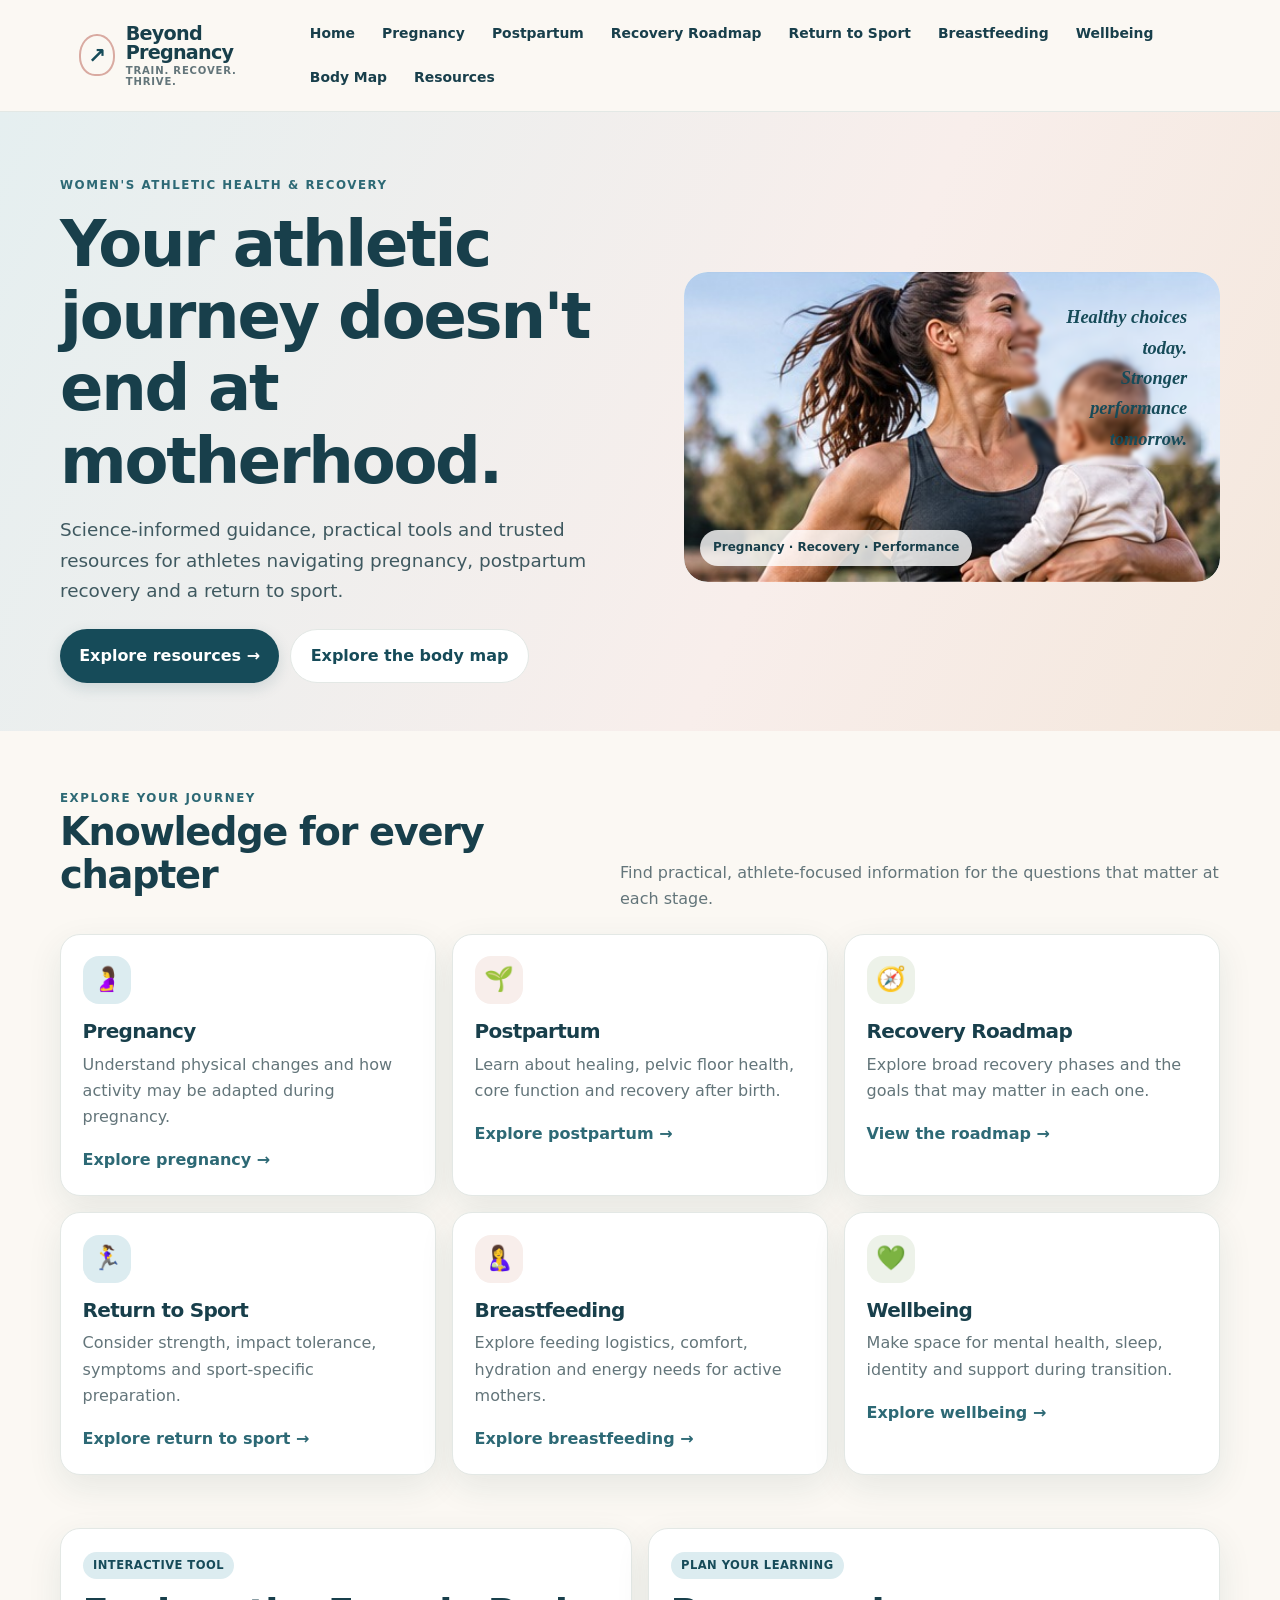
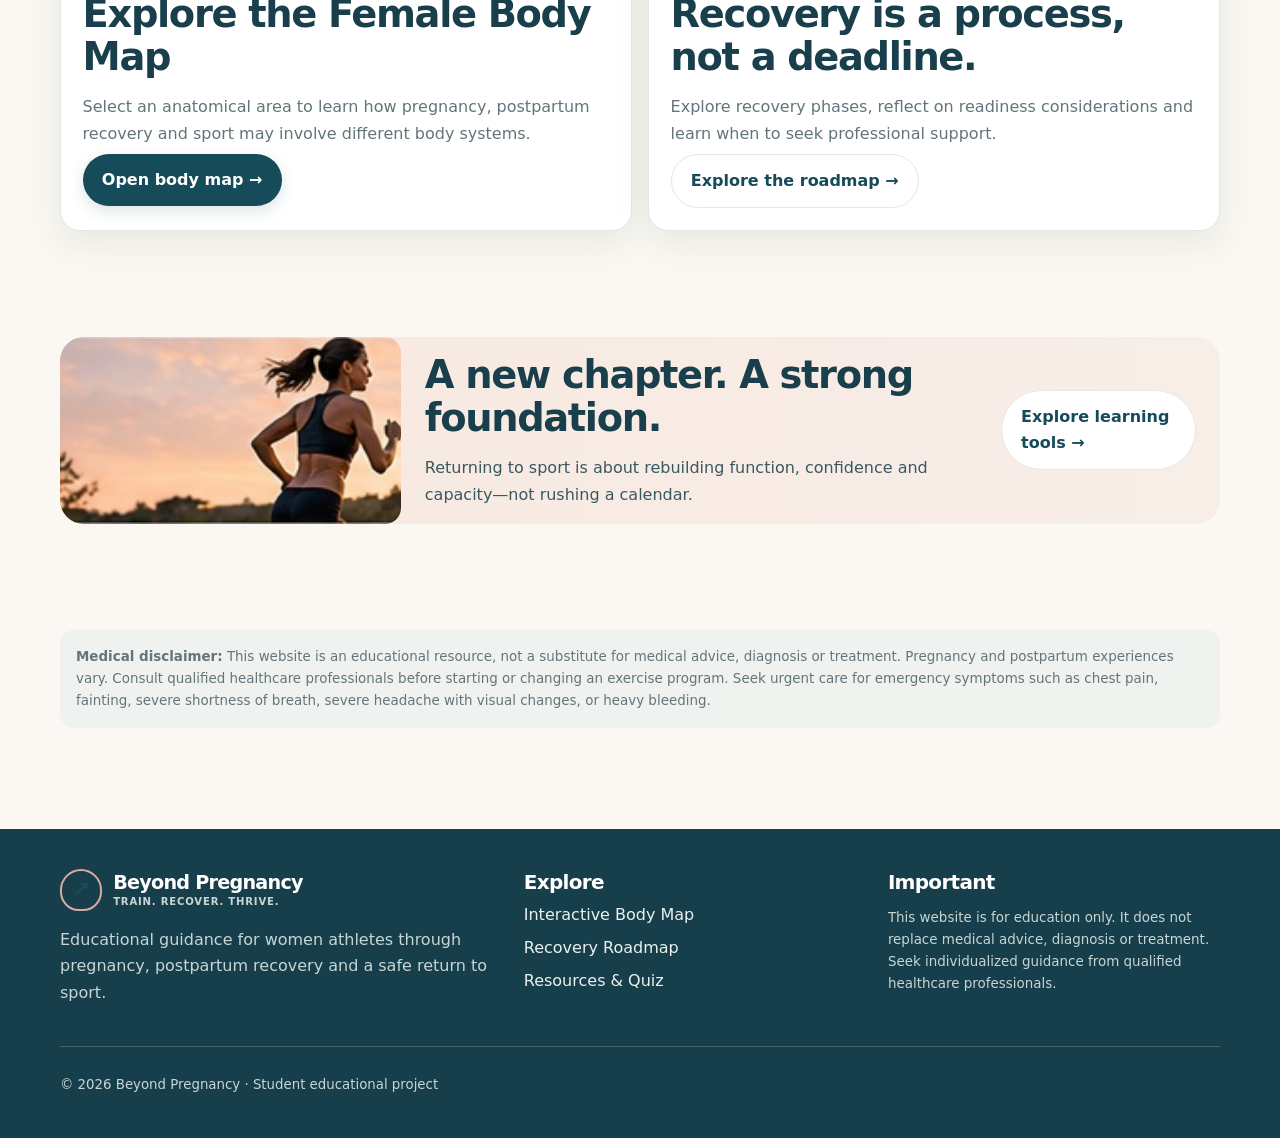
<file: index.html>
<!doctype html>
<html lang="en"><head><meta charset="utf-8"><meta name="viewport" content="width=device-width, initial-scale=1">
<meta name="description" content="Evidence-informed educational guidance for women athletes navigating pregnancy, postpartum recovery and a return to sport.">
<title>Home | Beyond Pregnancy</title><link rel="stylesheet" href="css/style.css">
<script defer src="js/main.js"></script></head>
<body><a class="skip-link" href="#main">Skip to content</a>
<header class="site-header"><div class="header-inner"><a class="brand" href="index.html"><span class="brand-mark">↗</span><span>Beyond Pregnancy<small>TRAIN. RECOVER. THRIVE.</small></span></a>
<button class="menu-toggle" aria-expanded="false" aria-label="Toggle navigation">☰</button><nav class="nav" aria-label="Main navigation">
<a href="index.html">Home</a><a href="pages/pregnancy.html">Pregnancy</a><a href="pages/postpartum.html">Postpartum</a><a href="pages/recovery-roadmap.html">Recovery Roadmap</a><a href="pages/return-to-sport.html">Return to Sport</a><a href="pages/breastfeeding.html">Breastfeeding</a><a href="pages/wellbeing.html">Wellbeing</a><a href="pages/body-map.html">Body Map</a><a href="pages/resources.html">Resources</a>
</nav></div></header>

<main id="main">
<section class="hero"><div class="container hero-grid"><div><span class="eyebrow">Women's athletic health & recovery</span><h1>Your athletic journey doesn't end at motherhood.</h1><p class="lead">Science-informed guidance, practical tools and trusted resources for athletes navigating pregnancy, postpartum recovery and a return to sport.</p><div class="button-row"><a class="button" href="pages/resources.html">Explore resources →</a><a class="button secondary" href="pages/body-map.html">Explore the body map</a></div></div><div class="hero-art"><img src="images/hero/mother-athlete-baby.jpg" alt="Athletic mother holding her baby at an outdoor running track"><div class="hero-quote">Healthy choices today.<br>Stronger performance tomorrow.</div><div class="hero-caption">Pregnancy · Recovery · Performance</div></div></div></section>
<section class="section"><div class="container"><div class="section-head"><div><span class="eyebrow">Explore your journey</span><h2>Knowledge for every chapter</h2></div><p>Find practical, athlete-focused information for the questions that matter at each stage.</p></div>
<div class="grid grid-3">
<article class="card"><div class="card-icon">🤰</div><h3>Pregnancy</h3><p>Understand physical changes and how activity may be adapted during pregnancy.</p><a class="card-link" href="pages/pregnancy.html">Explore pregnancy →</a></article>
<article class="card"><div class="card-icon">🌱</div><h3>Postpartum</h3><p>Learn about healing, pelvic floor health, core function and recovery after birth.</p><a class="card-link" href="pages/postpartum.html">Explore postpartum →</a></article>
<article class="card"><div class="card-icon">🧭</div><h3>Recovery Roadmap</h3><p>Explore broad recovery phases and the goals that may matter in each one.</p><a class="card-link" href="pages/recovery-roadmap.html">View the roadmap →</a></article>
<article class="card"><div class="card-icon">🏃‍♀️</div><h3>Return to Sport</h3><p>Consider strength, impact tolerance, symptoms and sport-specific preparation.</p><a class="card-link" href="pages/return-to-sport.html">Explore return to sport →</a></article>
<article class="card"><div class="card-icon">🤱</div><h3>Breastfeeding</h3><p>Explore feeding logistics, comfort, hydration and energy needs for active mothers.</p><a class="card-link" href="pages/breastfeeding.html">Explore breastfeeding →</a></article>
<article class="card"><div class="card-icon">💚</div><h3>Wellbeing</h3><p>Make space for mental health, sleep, identity and support during transition.</p><a class="card-link" href="pages/wellbeing.html">Explore wellbeing →</a></article>
</div></div></section>
<section class="section" style="padding-top:0"><div class="container grid grid-2">
<article class="card"><span class="pill">Interactive tool</span><h2 style="margin-top:.8rem">Explore the Female Body Map</h2><p>Select an anatomical area to learn how pregnancy, postpartum recovery and sport may involve different body systems.</p><a class="button" href="pages/body-map.html">Open body map →</a></article>
<article class="card"><span class="pill">Plan your learning</span><h2 style="margin-top:.8rem">Recovery is a process, not a deadline.</h2><p>Explore recovery phases, reflect on readiness considerations and learn when to seek professional support.</p><a class="button secondary" href="pages/recovery-roadmap.html">Explore the roadmap →</a></article>
</div></section>
<section class="section"><div class="container callout"><img class="callout-image" src="images/hero/runner-sunset.jpg" alt="Athlete running outdoors at sunset"><div><h2>A new chapter. A strong foundation.</h2><p>Returning to sport is about rebuilding function, confidence and capacity—not rushing a calendar.</p></div><a class="button secondary" href="pages/resources.html">Explore learning tools →</a></div></section>
<section class="section"><div class="container disclaimer"><strong>Medical disclaimer:</strong> This website is an educational resource, not a substitute for medical advice, diagnosis or treatment. Pregnancy and postpartum experiences vary. Consult qualified healthcare professionals before starting or changing an exercise program. Seek urgent care for emergency symptoms such as chest pain, fainting, severe shortness of breath, severe headache with visual changes, or heavy bleeding.</div></section>
</main>
<footer class="site-footer"><div class="container footer-grid"><div><a class="brand" style="color:white" href="index.html"><span class="brand-mark">↗</span><span>Beyond Pregnancy<small>TRAIN. RECOVER. THRIVE.</small></span></a><p>Educational guidance for women athletes through pregnancy, postpartum recovery and a safe return to sport.</p></div><div><h3 style="color:white">Explore</h3><div class="footer-links"><a href="pages/body-map.html">Interactive Body Map</a><a href="pages/recovery-roadmap.html">Recovery Roadmap</a><a href="pages/resources.html">Resources & Quiz</a></div></div><div><h3 style="color:white">Important</h3><p class="small">This website is for education only. It does not replace medical advice, diagnosis or treatment. Seek individualized guidance from qualified healthcare professionals.</p></div></div><div class="container"><hr style="border-color:#49636a"><small>© <span data-year></span> Beyond Pregnancy · Student educational project</small></div></footer></body></html>
</file>
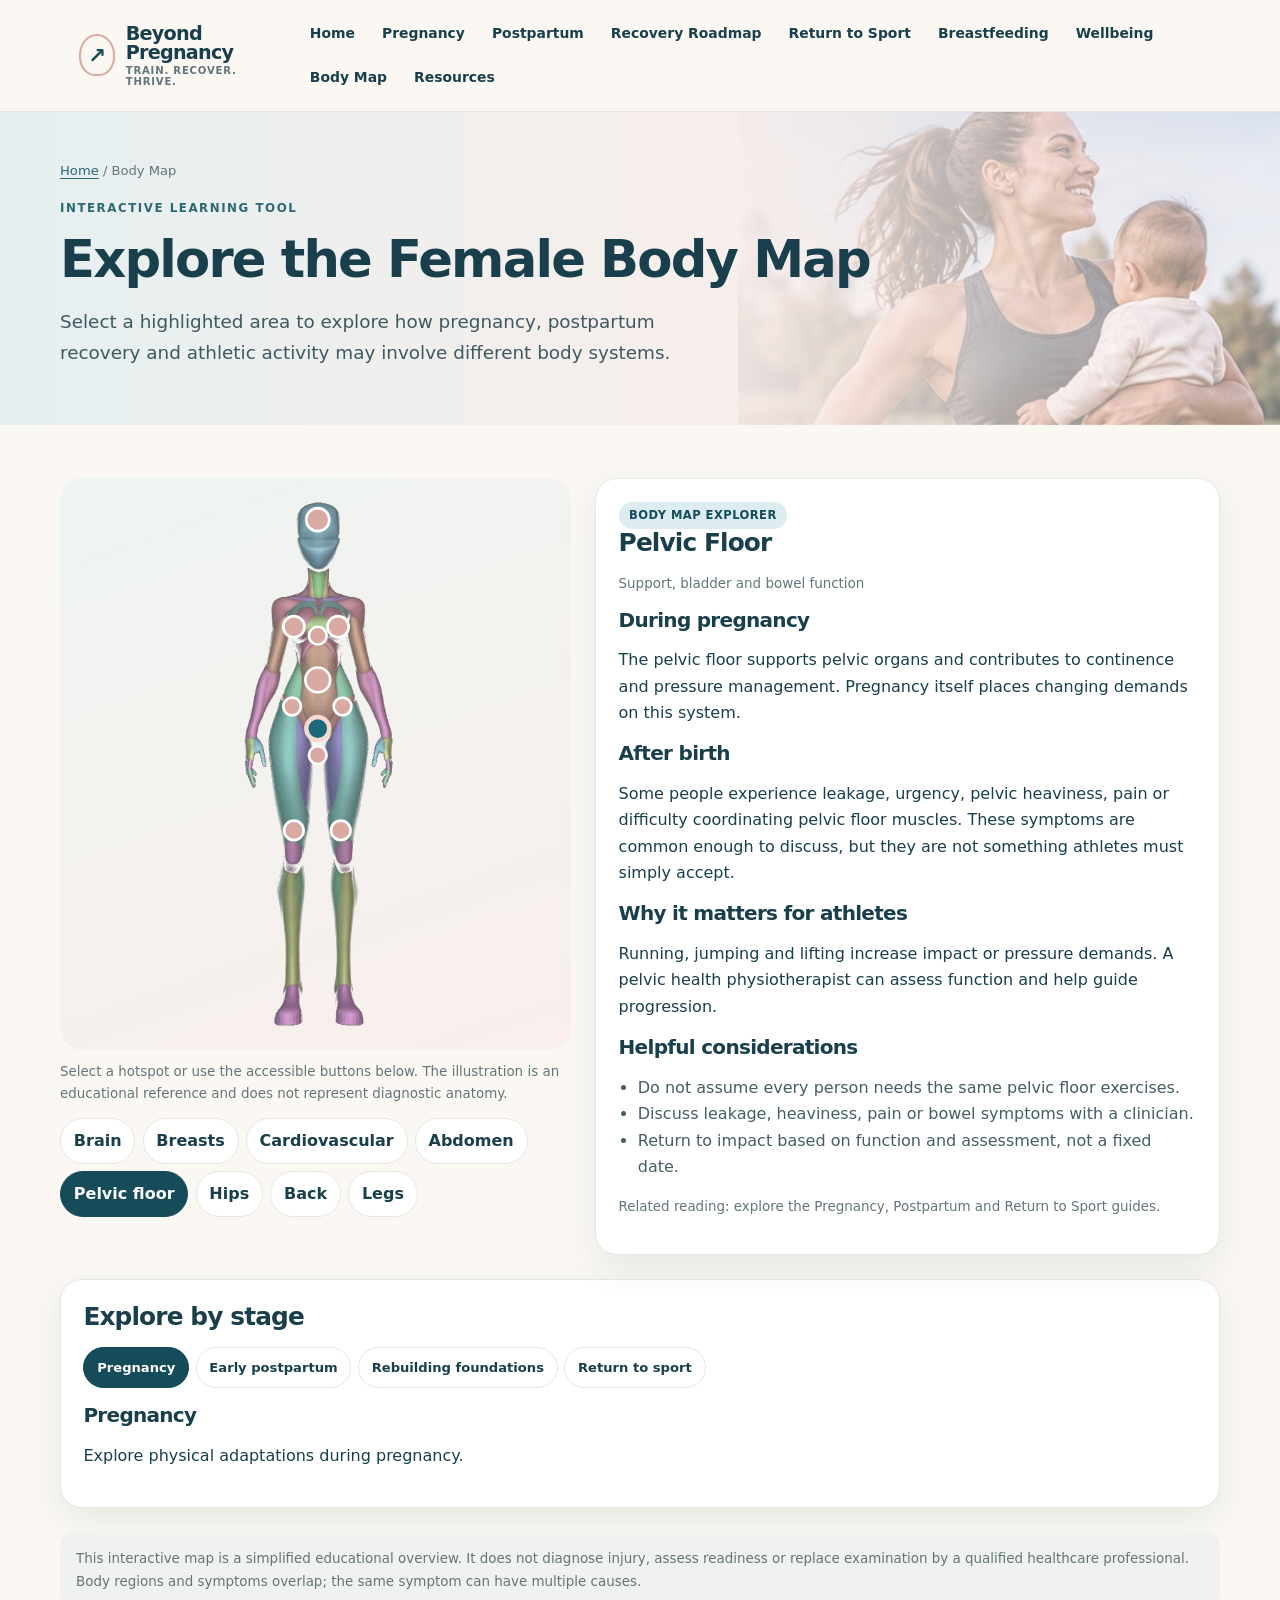
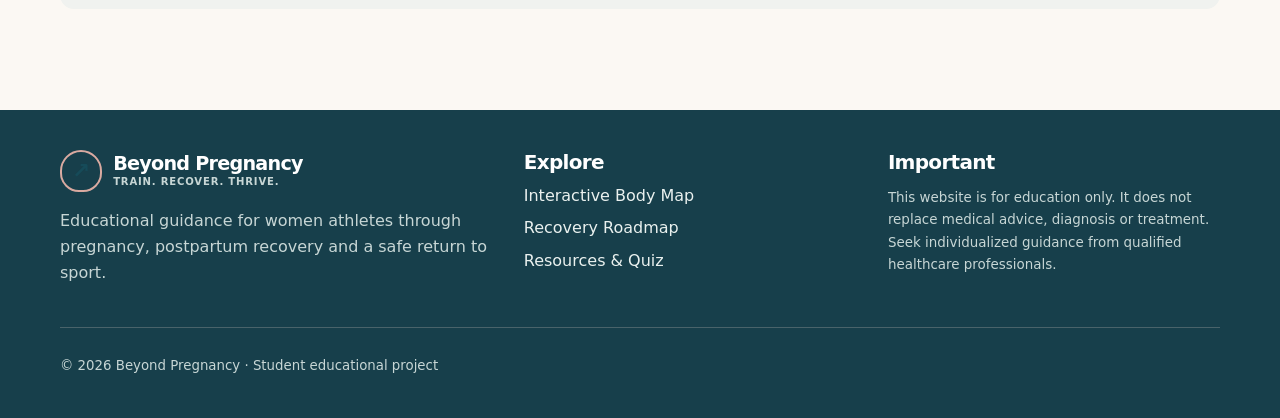
<file: pages/body-map.html>
<!doctype html>
<html lang="en"><head><meta charset="utf-8"><meta name="viewport" content="width=device-width, initial-scale=1">
<meta name="description" content="Evidence-informed educational guidance for women athletes navigating pregnancy, postpartum recovery and a return to sport.">
<title>Interactive Body Map | Beyond Pregnancy</title><link rel="stylesheet" href="../css/style.css" onerror="this.href='css/style.css'">
<script defer src="../js/main.js" onerror="this.src='js/main.js'"></script></head>
<body><a class="skip-link" href="#main">Skip to content</a>
<header class="site-header"><div class="header-inner"><a class="brand" href="../index.html"><span class="brand-mark">↗</span><span>Beyond Pregnancy<small>TRAIN. RECOVER. THRIVE.</small></span></a>
<button class="menu-toggle" aria-expanded="false" aria-label="Toggle navigation">☰</button><nav class="nav" aria-label="Main navigation">
<a href="../index.html">Home</a><a href="pregnancy.html">Pregnancy</a><a href="postpartum.html">Postpartum</a><a href="recovery-roadmap.html">Recovery Roadmap</a><a href="return-to-sport.html">Return to Sport</a><a href="breastfeeding.html">Breastfeeding</a><a href="wellbeing.html">Wellbeing</a><a href="body-map.html">Body Map</a><a href="resources.html">Resources</a>
</nav></div></header>

<main id="main"><section class="page-hero"><div class="container"><div class="breadcrumb"><a href="../index.html">Home</a> / Body Map</div><span class="eyebrow">Interactive learning tool</span><h1>Explore the Female Body Map</h1><p class="lead">Select a highlighted area to explore how pregnancy, postpartum recovery and athletic activity may involve different body systems.</p></div></section>
<section class="section"><div class="container"><div class="bodymap-layout"><div><div class="bodymap-figure"><div class="anatomy-image-wrap"><img src="../images/anatomy/female-anatomy.png" alt="Female anatomical body illustration showing major body regions" class="anatomy-image"><svg viewBox="0 0 360 610" role="group" aria-label="Selectable body regions">
<circle class="hotspot" data-zone="brain" cx="182" cy="29" r="13"/><circle class="hotspot" data-zone="breasts" cx="155" cy="150" r="12"/><circle class="hotspot" data-zone="breasts" cx="205" cy="150" r="12"/>
<circle class="hotspot" data-zone="cardiovascular" cx="182" cy="160" r="10"/><circle class="hotspot" data-zone="abdomen" cx="182" cy="210" r="14"/><circle class="hotspot" data-zone="pelvic" cx="182" cy="265" r="13"/>
<circle class="hotspot" data-zone="hips" cx="153" cy="240" r="10"/><circle class="hotspot" data-zone="hips" cx="210" cy="240" r="10"/><circle class="hotspot" data-zone="back" cx="182" cy="295" r="10"/><circle class="hotspot" data-zone="legs" cx="155" cy="380" r="11"/><circle class="hotspot" data-zone="legs" cx="208" cy="380" r="11"/>
</svg></div></div><div class="small" style="margin-top:.7rem">Select a hotspot or use the accessible buttons below. The illustration is an educational reference and does not represent diagnostic anatomy.</div>
<div class="bodymap-buttons"><button data-zone="brain">Brain</button><button data-zone="breasts">Breasts</button><button data-zone="cardiovascular">Cardiovascular</button><button data-zone="abdomen">Abdomen</button><button data-zone="pelvic">Pelvic floor</button><button data-zone="hips">Hips</button><button data-zone="back">Back</button><button data-zone="legs">Legs</button></div></div>
<article class="tool-panel" id="bodymap-detail" aria-live="polite"><h2>Pelvic Floor</h2><p>Select a body area to learn more.</p></article></div>
<div class="tool-panel" style="margin-top:1.5rem"><h2>Explore by stage</h2><div class="stage-tabs"><button class="active" data-stage="pregnancy">Pregnancy</button><button data-stage="early">Early postpartum</button><button data-stage="rebuild">Rebuilding foundations</button><button data-stage="sport">Return to sport</button></div><div id="stage-description"><h3>Pregnancy</h3><p>Explore physical adaptations during pregnancy.</p></div></div>
<div class="disclaimer" style="margin-top:1.5rem">This interactive map is a simplified educational overview. It does not diagnose injury, assess readiness or replace examination by a qualified healthcare professional. Body regions and symptoms overlap; the same symptom can have multiple causes.</div></div></section></main>
<footer class="site-footer"><div class="container footer-grid"><div><a class="brand" style="color:white" href="../index.html"><span class="brand-mark">↗</span><span>Beyond Pregnancy<small>TRAIN. RECOVER. THRIVE.</small></span></a><p>Educational guidance for women athletes through pregnancy, postpartum recovery and a safe return to sport.</p></div><div><h3 style="color:white">Explore</h3><div class="footer-links"><a href="../pages/body-map.html">Interactive Body Map</a><a href="../pages/recovery-roadmap.html">Recovery Roadmap</a><a href="../pages/resources.html">Resources & Quiz</a></div></div><div><h3 style="color:white">Important</h3><p class="small">This website is for education only. It does not replace medical advice, diagnosis or treatment. Seek individualized guidance from qualified healthcare professionals.</p></div></div><div class="container"><hr style="border-color:#49636a"><small>© <span data-year></span> Beyond Pregnancy · Student educational project</small></div></footer><script defer src="../js/body-map.js"></script></body></html>
</file>
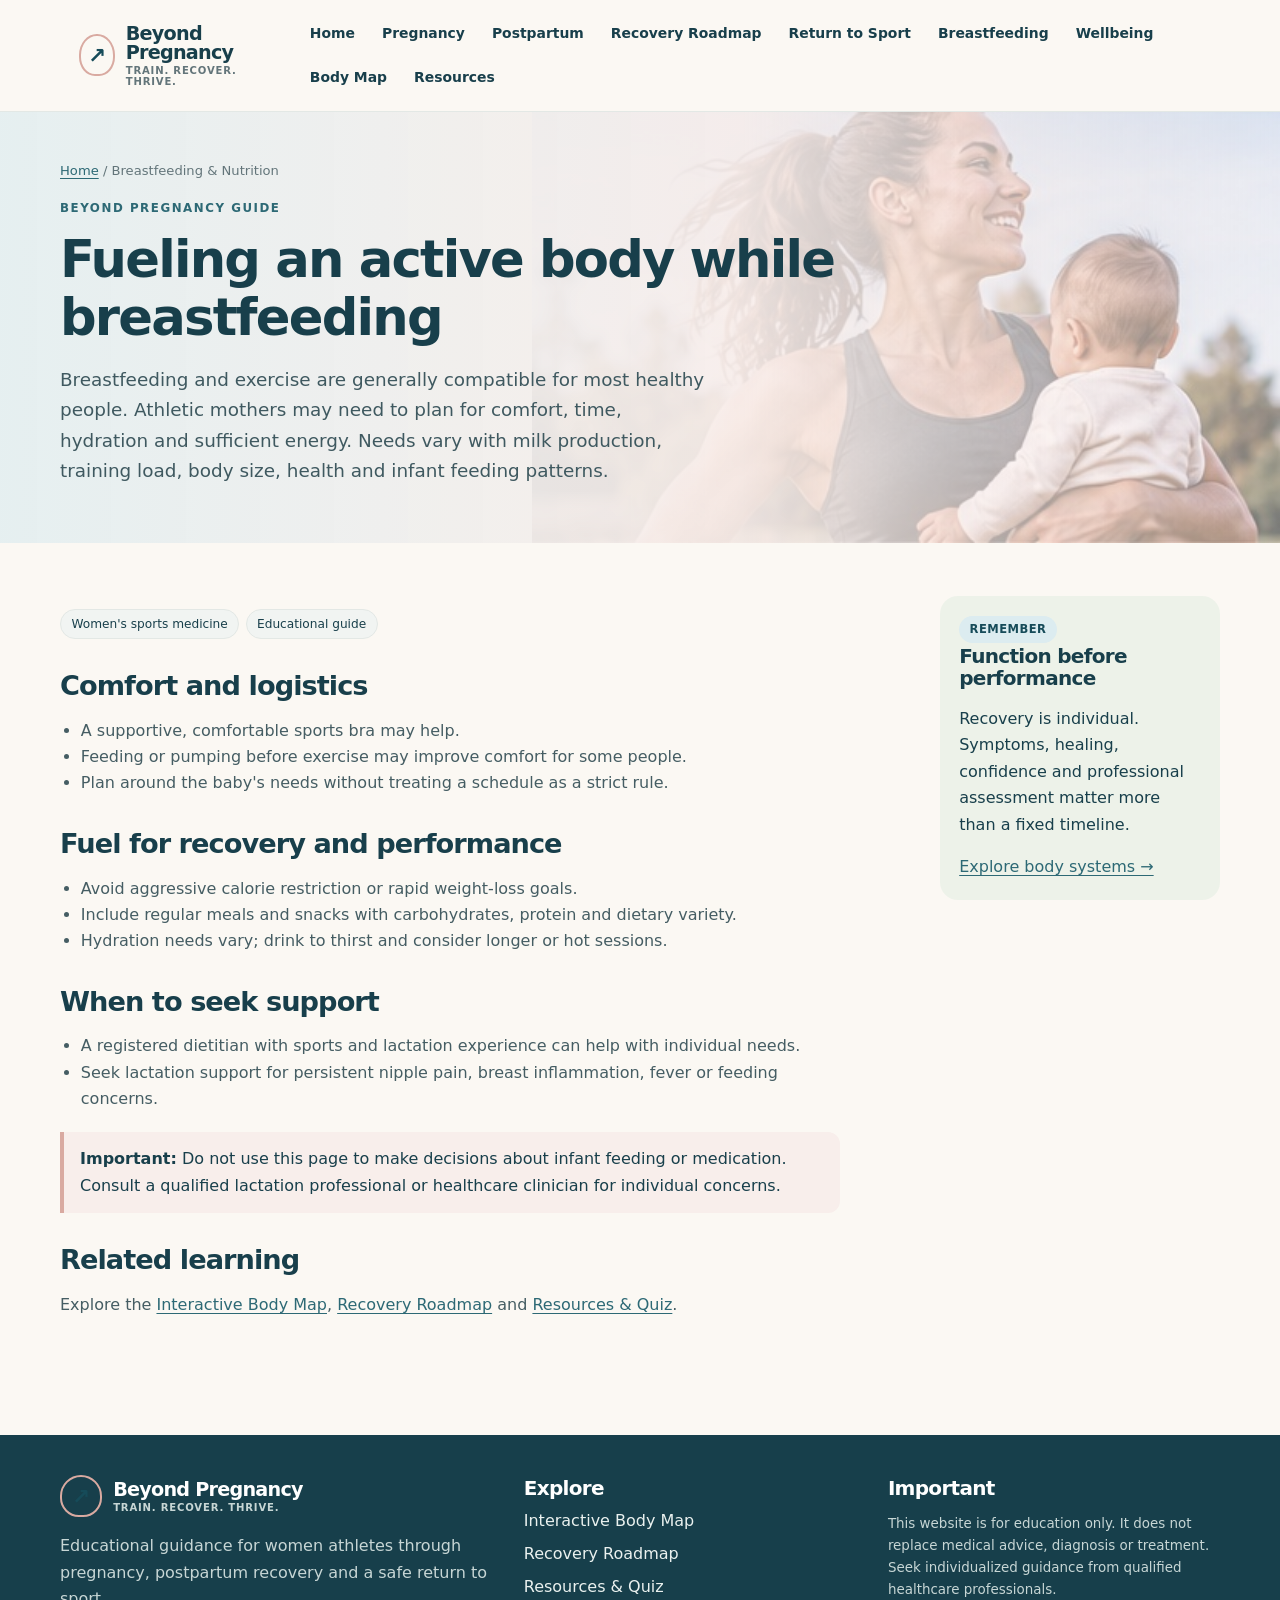
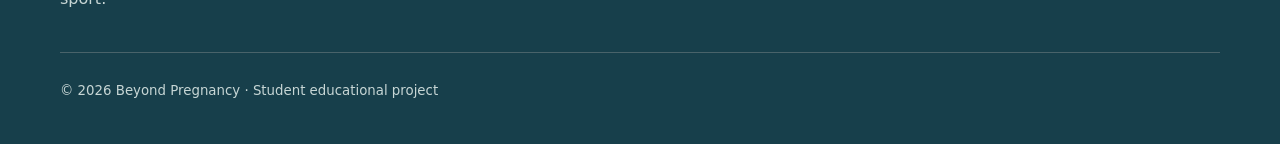
<file: pages/breastfeeding.html>
<!doctype html>
<html lang="en"><head><meta charset="utf-8"><meta name="viewport" content="width=device-width, initial-scale=1">
<meta name="description" content="Evidence-informed educational guidance for women athletes navigating pregnancy, postpartum recovery and a return to sport.">
<title>Fueling an active body while breastfeeding | Beyond Pregnancy</title><link rel="stylesheet" href="../css/style.css" onerror="this.href='css/style.css'">
<script defer src="../js/main.js" onerror="this.src='js/main.js'"></script></head>
<body><a class="skip-link" href="#main">Skip to content</a>
<header class="site-header"><div class="header-inner"><a class="brand" href="../index.html"><span class="brand-mark">↗</span><span>Beyond Pregnancy<small>TRAIN. RECOVER. THRIVE.</small></span></a>
<button class="menu-toggle" aria-expanded="false" aria-label="Toggle navigation">☰</button><nav class="nav" aria-label="Main navigation">
<a href="../index.html">Home</a><a href="pregnancy.html">Pregnancy</a><a href="postpartum.html">Postpartum</a><a href="recovery-roadmap.html">Recovery Roadmap</a><a href="return-to-sport.html">Return to Sport</a><a href="breastfeeding.html">Breastfeeding</a><a href="wellbeing.html">Wellbeing</a><a href="body-map.html">Body Map</a><a href="resources.html">Resources</a>
</nav></div></header>
<main id="main"><section class="page-hero"><div class="container"><div class="breadcrumb"><a href="../index.html">Home</a> / Breastfeeding & Nutrition</div><span class="eyebrow">Beyond Pregnancy guide</span><h1>Fueling an active body while breastfeeding</h1><p class="lead">Breastfeeding and exercise are generally compatible for most healthy people. Athletic mothers may need to plan for comfort, time, hydration and sufficient energy. Needs vary with milk production, training load, body size, health and infant feeding patterns.</p></div></section>
<section class="section"><div class="container content-layout"><article class="prose"><div class="tag-list"><span class="tag">Women's sports medicine</span><span class="tag">Educational guide</span></div><h2>Comfort and logistics</h2><ul><li>A supportive, comfortable sports bra may help.</li><li>Feeding or pumping before exercise may improve comfort for some people.</li><li>Plan around the baby's needs without treating a schedule as a strict rule.</li></ul><h2>Fuel for recovery and performance</h2><ul><li>Avoid aggressive calorie restriction or rapid weight-loss goals.</li><li>Include regular meals and snacks with carbohydrates, protein and dietary variety.</li><li>Hydration needs vary; drink to thirst and consider longer or hot sessions.</li></ul><h2>When to seek support</h2><ul><li>A registered dietitian with sports and lactation experience can help with individual needs.</li><li>Seek lactation support for persistent nipple pain, breast inflammation, fever or feeding concerns.</li></ul><div class="note"><strong>Important:</strong> Do not use this page to make decisions about infant feeding or medication. Consult a qualified lactation professional or healthcare clinician for individual concerns.</div><h2>Related learning</h2><p>Explore the <a href="body-map.html">Interactive Body Map</a>, <a href="recovery-roadmap.html">Recovery Roadmap</a> and <a href="resources.html">Resources & Quiz</a>.</p></article>
<aside class="side-note"><span class="pill">Remember</span><h3>Function before performance</h3><p>Recovery is individual. Symptoms, healing, confidence and professional assessment matter more than a fixed timeline.</p><a href="body-map.html">Explore body systems →</a></aside></div></section></main>
<footer class="site-footer"><div class="container footer-grid"><div><a class="brand" style="color:white" href="../index.html"><span class="brand-mark">↗</span><span>Beyond Pregnancy<small>TRAIN. RECOVER. THRIVE.</small></span></a><p>Educational guidance for women athletes through pregnancy, postpartum recovery and a safe return to sport.</p></div><div><h3 style="color:white">Explore</h3><div class="footer-links"><a href="../pages/body-map.html">Interactive Body Map</a><a href="../pages/recovery-roadmap.html">Recovery Roadmap</a><a href="../pages/resources.html">Resources & Quiz</a></div></div><div><h3 style="color:white">Important</h3><p class="small">This website is for education only. It does not replace medical advice, diagnosis or treatment. Seek individualized guidance from qualified healthcare professionals.</p></div></div><div class="container"><hr style="border-color:#49636a"><small>© <span data-year></span> Beyond Pregnancy · Student educational project</small></div></footer></body></html>
</file>
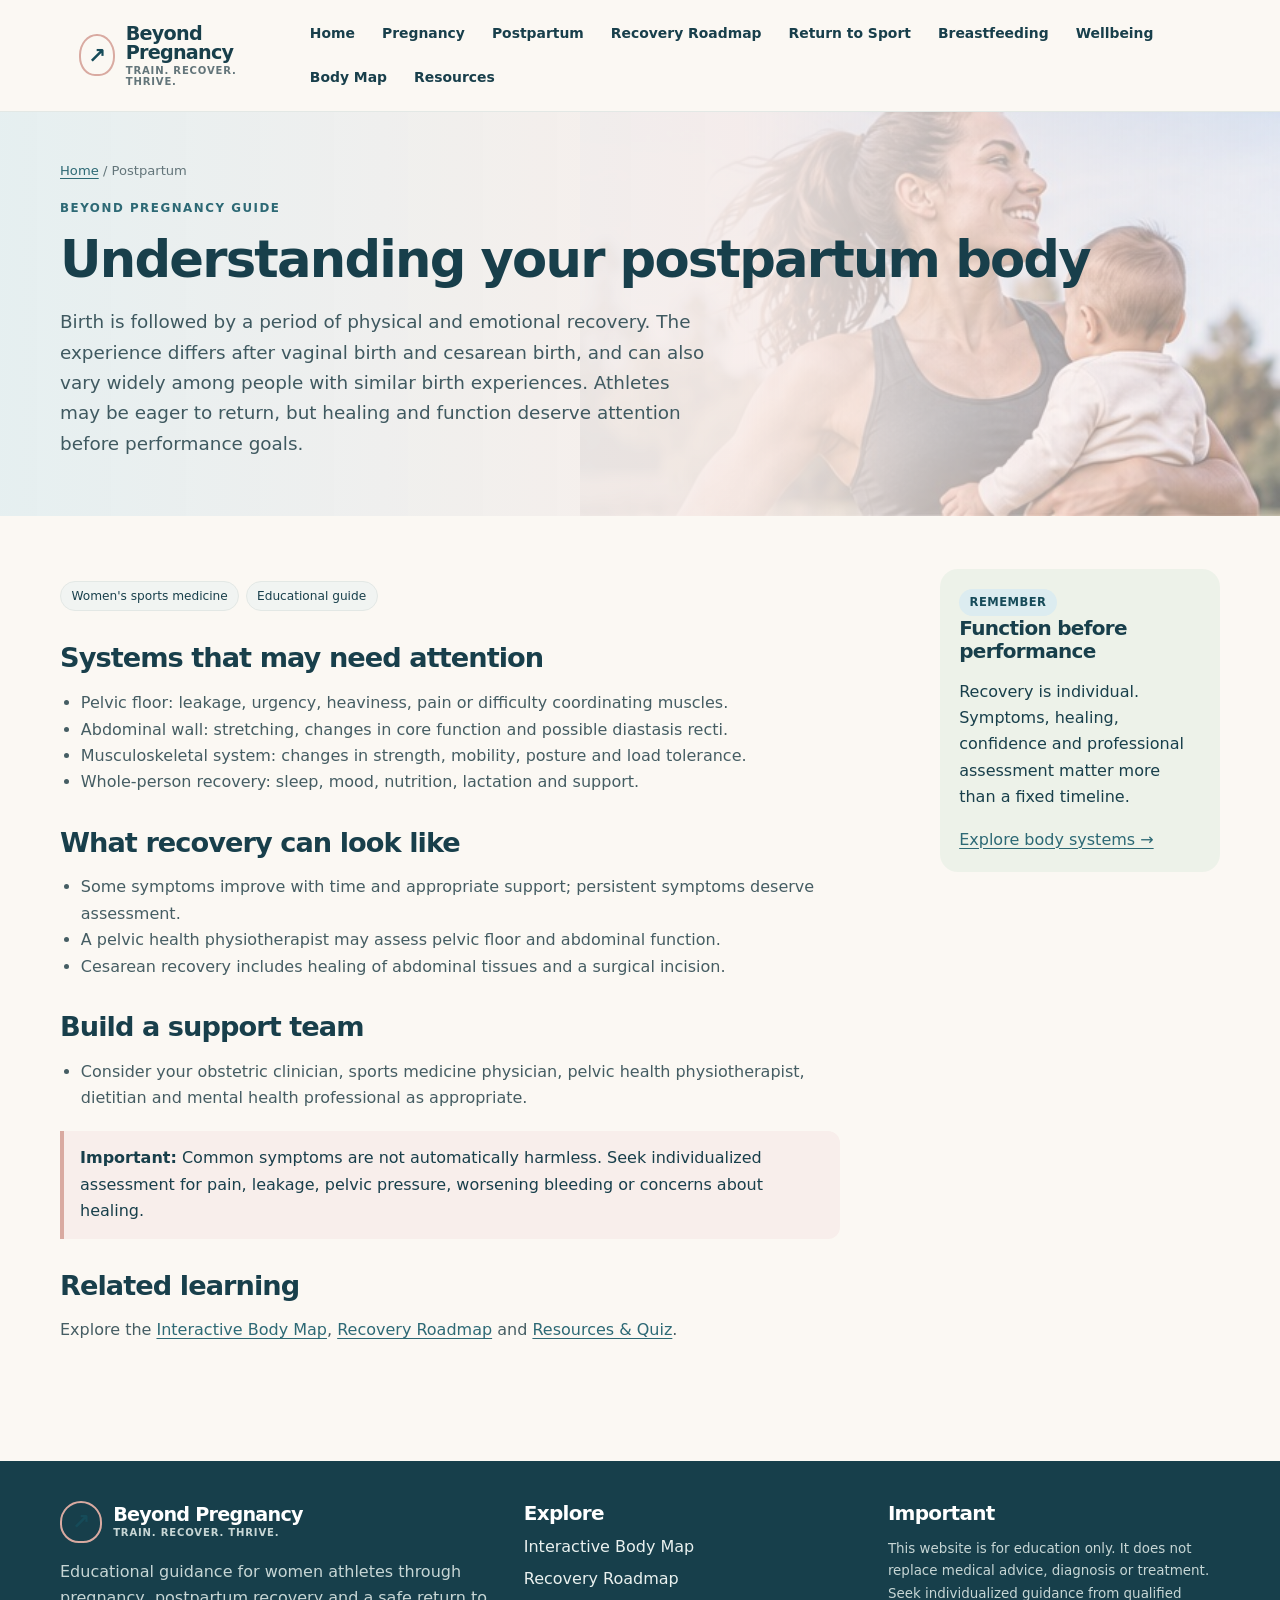
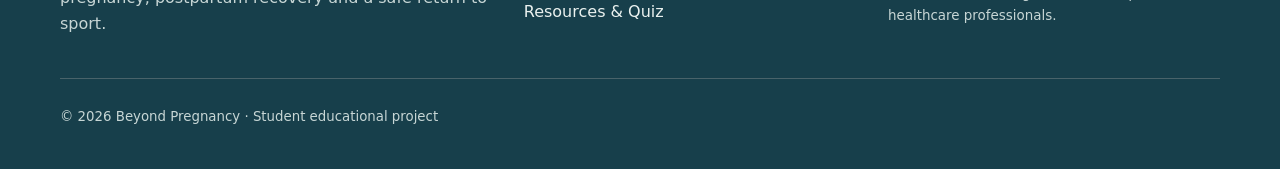
<file: pages/postpartum.html>
<!doctype html>
<html lang="en"><head><meta charset="utf-8"><meta name="viewport" content="width=device-width, initial-scale=1">
<meta name="description" content="Evidence-informed educational guidance for women athletes navigating pregnancy, postpartum recovery and a return to sport.">
<title>Understanding your postpartum body | Beyond Pregnancy</title><link rel="stylesheet" href="../css/style.css" onerror="this.href='css/style.css'">
<script defer src="../js/main.js" onerror="this.src='js/main.js'"></script></head>
<body><a class="skip-link" href="#main">Skip to content</a>
<header class="site-header"><div class="header-inner"><a class="brand" href="../index.html"><span class="brand-mark">↗</span><span>Beyond Pregnancy<small>TRAIN. RECOVER. THRIVE.</small></span></a>
<button class="menu-toggle" aria-expanded="false" aria-label="Toggle navigation">☰</button><nav class="nav" aria-label="Main navigation">
<a href="../index.html">Home</a><a href="pregnancy.html">Pregnancy</a><a href="postpartum.html">Postpartum</a><a href="recovery-roadmap.html">Recovery Roadmap</a><a href="return-to-sport.html">Return to Sport</a><a href="breastfeeding.html">Breastfeeding</a><a href="wellbeing.html">Wellbeing</a><a href="body-map.html">Body Map</a><a href="resources.html">Resources</a>
</nav></div></header>
<main id="main"><section class="page-hero"><div class="container"><div class="breadcrumb"><a href="../index.html">Home</a> / Postpartum</div><span class="eyebrow">Beyond Pregnancy guide</span><h1>Understanding your postpartum body</h1><p class="lead">Birth is followed by a period of physical and emotional recovery. The experience differs after vaginal birth and cesarean birth, and can also vary widely among people with similar birth experiences. Athletes may be eager to return, but healing and function deserve attention before performance goals.</p></div></section>
<section class="section"><div class="container content-layout"><article class="prose"><div class="tag-list"><span class="tag">Women's sports medicine</span><span class="tag">Educational guide</span></div><h2>Systems that may need attention</h2><ul><li>Pelvic floor: leakage, urgency, heaviness, pain or difficulty coordinating muscles.</li><li>Abdominal wall: stretching, changes in core function and possible diastasis recti.</li><li>Musculoskeletal system: changes in strength, mobility, posture and load tolerance.</li><li>Whole-person recovery: sleep, mood, nutrition, lactation and support.</li></ul><h2>What recovery can look like</h2><ul><li>Some symptoms improve with time and appropriate support; persistent symptoms deserve assessment.</li><li>A pelvic health physiotherapist may assess pelvic floor and abdominal function.</li><li>Cesarean recovery includes healing of abdominal tissues and a surgical incision.</li></ul><h2>Build a support team</h2><ul><li>Consider your obstetric clinician, sports medicine physician, pelvic health physiotherapist, dietitian and mental health professional as appropriate.</li></ul><div class="note"><strong>Important:</strong> Common symptoms are not automatically harmless. Seek individualized assessment for pain, leakage, pelvic pressure, worsening bleeding or concerns about healing.</div><h2>Related learning</h2><p>Explore the <a href="body-map.html">Interactive Body Map</a>, <a href="recovery-roadmap.html">Recovery Roadmap</a> and <a href="resources.html">Resources & Quiz</a>.</p></article>
<aside class="side-note"><span class="pill">Remember</span><h3>Function before performance</h3><p>Recovery is individual. Symptoms, healing, confidence and professional assessment matter more than a fixed timeline.</p><a href="body-map.html">Explore body systems →</a></aside></div></section></main>
<footer class="site-footer"><div class="container footer-grid"><div><a class="brand" style="color:white" href="../index.html"><span class="brand-mark">↗</span><span>Beyond Pregnancy<small>TRAIN. RECOVER. THRIVE.</small></span></a><p>Educational guidance for women athletes through pregnancy, postpartum recovery and a safe return to sport.</p></div><div><h3 style="color:white">Explore</h3><div class="footer-links"><a href="../pages/body-map.html">Interactive Body Map</a><a href="../pages/recovery-roadmap.html">Recovery Roadmap</a><a href="../pages/resources.html">Resources & Quiz</a></div></div><div><h3 style="color:white">Important</h3><p class="small">This website is for education only. It does not replace medical advice, diagnosis or treatment. Seek individualized guidance from qualified healthcare professionals.</p></div></div><div class="container"><hr style="border-color:#49636a"><small>© <span data-year></span> Beyond Pregnancy · Student educational project</small></div></footer></body></html>
</file>
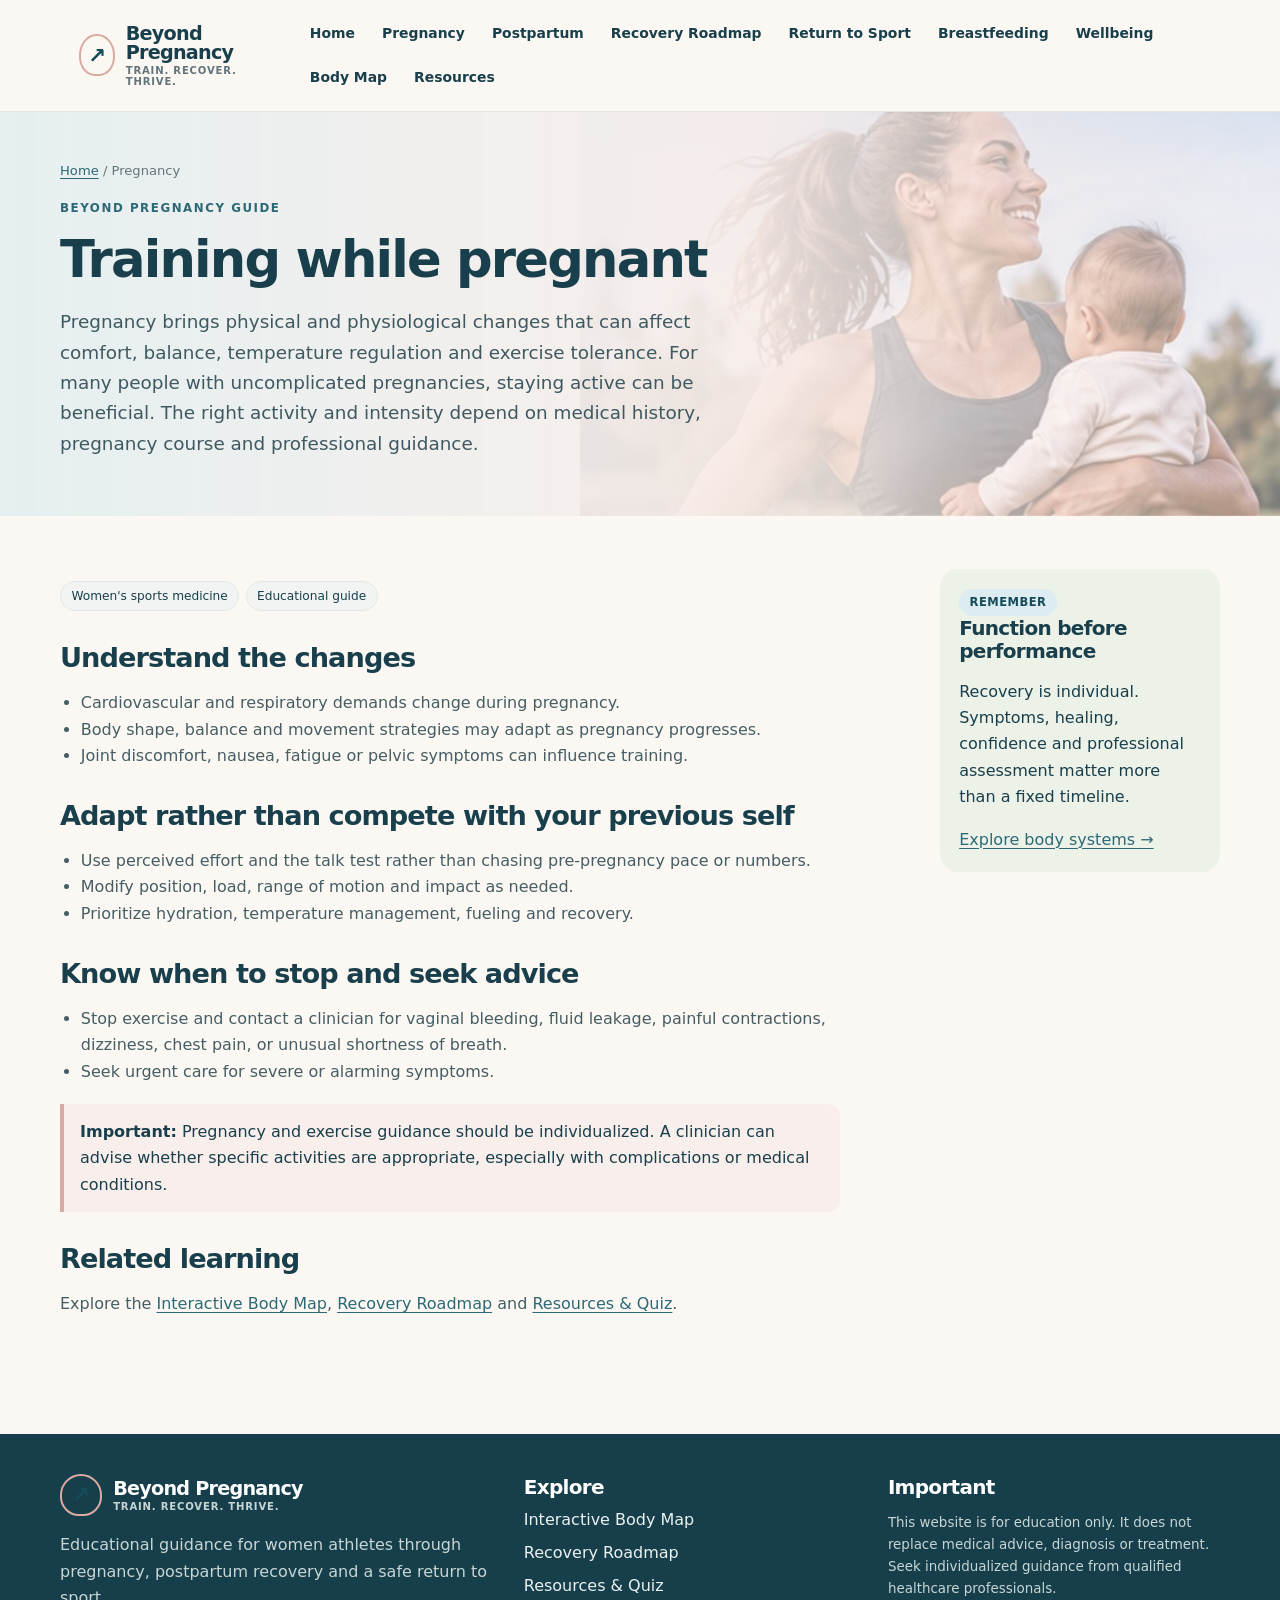
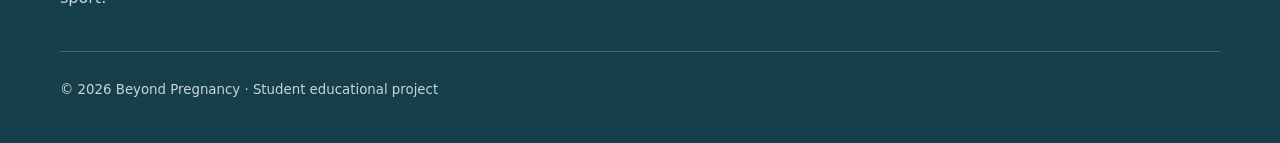
<file: pages/pregnancy.html>
<!doctype html>
<html lang="en"><head><meta charset="utf-8"><meta name="viewport" content="width=device-width, initial-scale=1">
<meta name="description" content="Evidence-informed educational guidance for women athletes navigating pregnancy, postpartum recovery and a return to sport.">
<title>Training while pregnant | Beyond Pregnancy</title><link rel="stylesheet" href="../css/style.css" onerror="this.href='css/style.css'">
<script defer src="../js/main.js" onerror="this.src='js/main.js'"></script></head>
<body><a class="skip-link" href="#main">Skip to content</a>
<header class="site-header"><div class="header-inner"><a class="brand" href="../index.html"><span class="brand-mark">↗</span><span>Beyond Pregnancy<small>TRAIN. RECOVER. THRIVE.</small></span></a>
<button class="menu-toggle" aria-expanded="false" aria-label="Toggle navigation">☰</button><nav class="nav" aria-label="Main navigation">
<a href="../index.html">Home</a><a href="pregnancy.html">Pregnancy</a><a href="postpartum.html">Postpartum</a><a href="recovery-roadmap.html">Recovery Roadmap</a><a href="return-to-sport.html">Return to Sport</a><a href="breastfeeding.html">Breastfeeding</a><a href="wellbeing.html">Wellbeing</a><a href="body-map.html">Body Map</a><a href="resources.html">Resources</a>
</nav></div></header>
<main id="main"><section class="page-hero"><div class="container"><div class="breadcrumb"><a href="../index.html">Home</a> / Pregnancy</div><span class="eyebrow">Beyond Pregnancy guide</span><h1>Training while pregnant</h1><p class="lead">Pregnancy brings physical and physiological changes that can affect comfort, balance, temperature regulation and exercise tolerance. For many people with uncomplicated pregnancies, staying active can be beneficial. The right activity and intensity depend on medical history, pregnancy course and professional guidance.</p></div></section>
<section class="section"><div class="container content-layout"><article class="prose"><div class="tag-list"><span class="tag">Women's sports medicine</span><span class="tag">Educational guide</span></div><h2>Understand the changes</h2><ul><li>Cardiovascular and respiratory demands change during pregnancy.</li><li>Body shape, balance and movement strategies may adapt as pregnancy progresses.</li><li>Joint discomfort, nausea, fatigue or pelvic symptoms can influence training.</li></ul><h2>Adapt rather than compete with your previous self</h2><ul><li>Use perceived effort and the talk test rather than chasing pre-pregnancy pace or numbers.</li><li>Modify position, load, range of motion and impact as needed.</li><li>Prioritize hydration, temperature management, fueling and recovery.</li></ul><h2>Know when to stop and seek advice</h2><ul><li>Stop exercise and contact a clinician for vaginal bleeding, fluid leakage, painful contractions, dizziness, chest pain, or unusual shortness of breath.</li><li>Seek urgent care for severe or alarming symptoms.</li></ul><div class="note"><strong>Important:</strong> Pregnancy and exercise guidance should be individualized. A clinician can advise whether specific activities are appropriate, especially with complications or medical conditions.</div><h2>Related learning</h2><p>Explore the <a href="body-map.html">Interactive Body Map</a>, <a href="recovery-roadmap.html">Recovery Roadmap</a> and <a href="resources.html">Resources & Quiz</a>.</p></article>
<aside class="side-note"><span class="pill">Remember</span><h3>Function before performance</h3><p>Recovery is individual. Symptoms, healing, confidence and professional assessment matter more than a fixed timeline.</p><a href="body-map.html">Explore body systems →</a></aside></div></section></main>
<footer class="site-footer"><div class="container footer-grid"><div><a class="brand" style="color:white" href="../index.html"><span class="brand-mark">↗</span><span>Beyond Pregnancy<small>TRAIN. RECOVER. THRIVE.</small></span></a><p>Educational guidance for women athletes through pregnancy, postpartum recovery and a safe return to sport.</p></div><div><h3 style="color:white">Explore</h3><div class="footer-links"><a href="../pages/body-map.html">Interactive Body Map</a><a href="../pages/recovery-roadmap.html">Recovery Roadmap</a><a href="../pages/resources.html">Resources & Quiz</a></div></div><div><h3 style="color:white">Important</h3><p class="small">This website is for education only. It does not replace medical advice, diagnosis or treatment. Seek individualized guidance from qualified healthcare professionals.</p></div></div><div class="container"><hr style="border-color:#49636a"><small>© <span data-year></span> Beyond Pregnancy · Student educational project</small></div></footer></body></html>
</file>
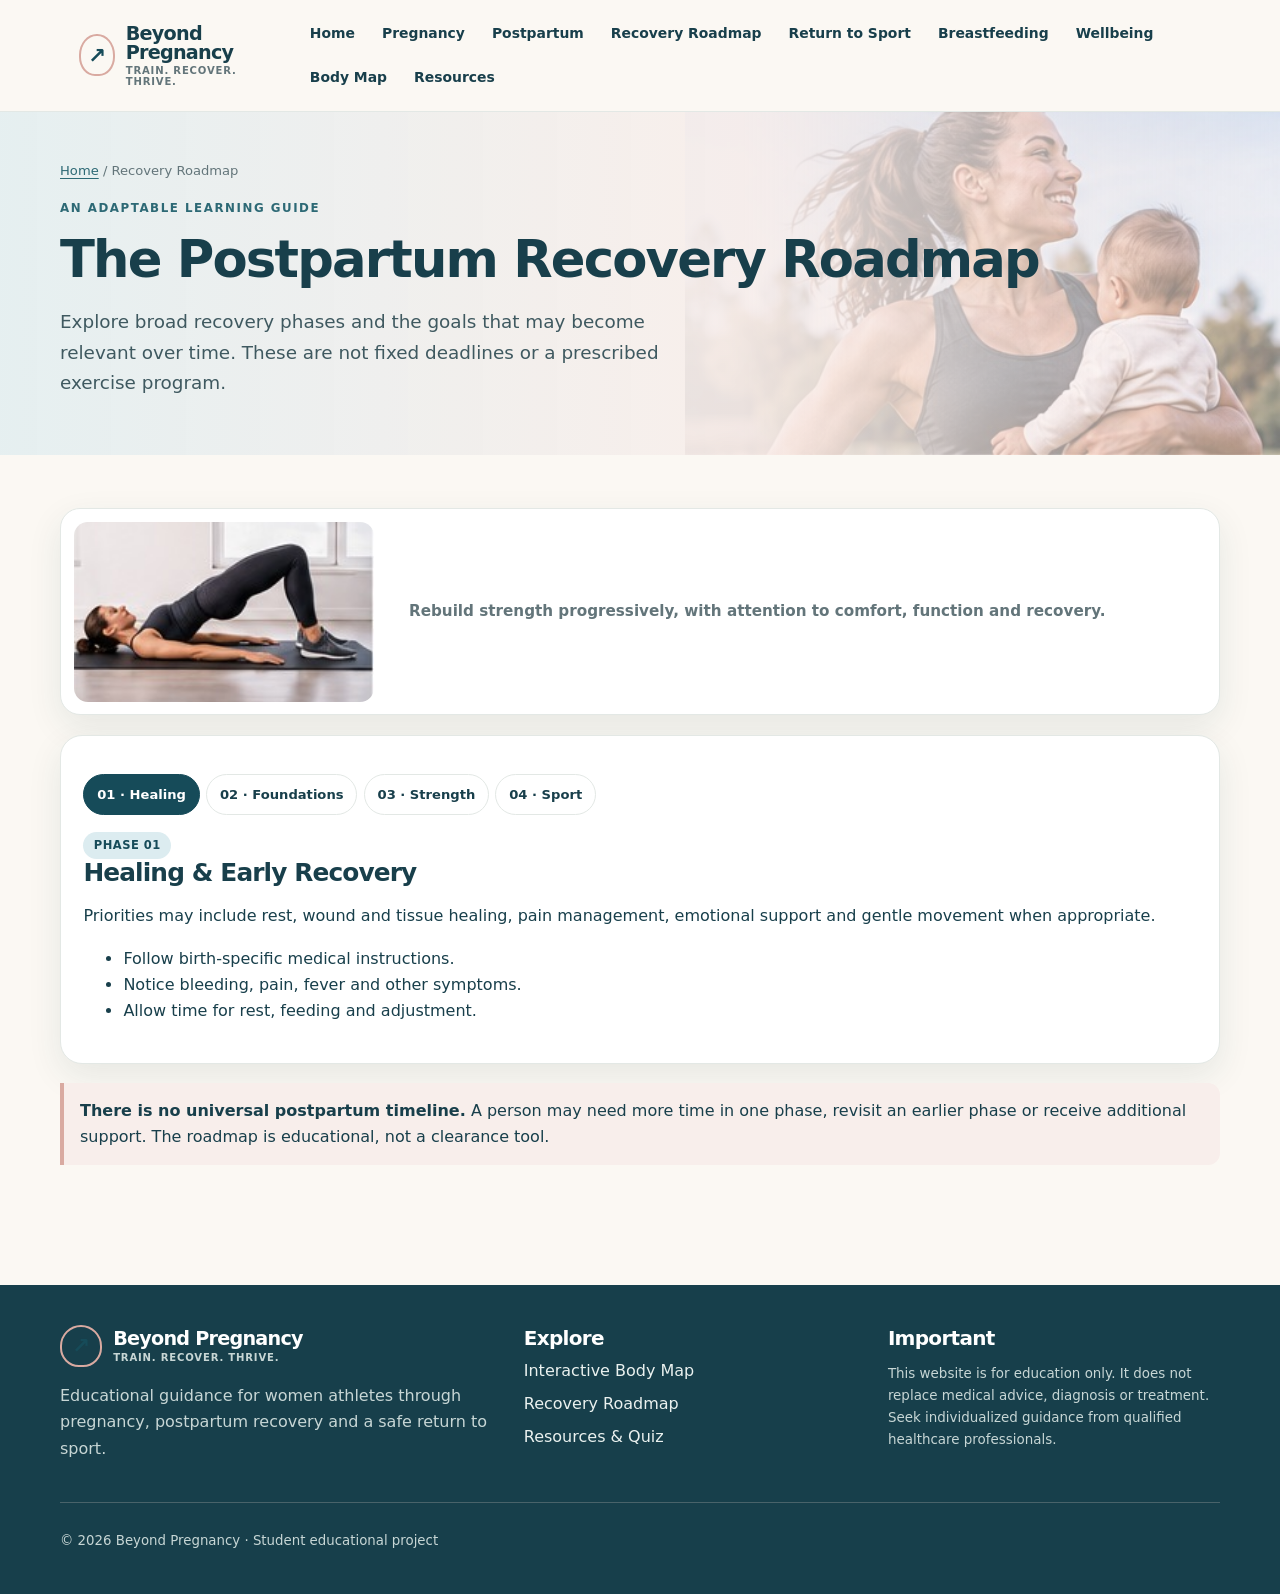
<file: pages/recovery-roadmap.html>
<!doctype html>
<html lang="en"><head><meta charset="utf-8"><meta name="viewport" content="width=device-width, initial-scale=1">
<meta name="description" content="Evidence-informed educational guidance for women athletes navigating pregnancy, postpartum recovery and a return to sport.">
<title>Recovery Roadmap | Beyond Pregnancy</title><link rel="stylesheet" href="../css/style.css" onerror="this.href='css/style.css'">
<script defer src="../js/main.js" onerror="this.src='js/main.js'"></script></head>
<body><a class="skip-link" href="#main">Skip to content</a>
<header class="site-header"><div class="header-inner"><a class="brand" href="../index.html"><span class="brand-mark">↗</span><span>Beyond Pregnancy<small>TRAIN. RECOVER. THRIVE.</small></span></a>
<button class="menu-toggle" aria-expanded="false" aria-label="Toggle navigation">☰</button><nav class="nav" aria-label="Main navigation">
<a href="../index.html">Home</a><a href="pregnancy.html">Pregnancy</a><a href="postpartum.html">Postpartum</a><a href="recovery-roadmap.html">Recovery Roadmap</a><a href="return-to-sport.html">Return to Sport</a><a href="breastfeeding.html">Breastfeeding</a><a href="wellbeing.html">Wellbeing</a><a href="body-map.html">Body Map</a><a href="resources.html">Resources</a>
</nav></div></header>

<main id="main"><section class="page-hero"><div class="container"><div class="breadcrumb"><a href="../index.html">Home</a> / Recovery Roadmap</div><span class="eyebrow">An adaptable learning guide</span><h1>The Postpartum Recovery Roadmap</h1><p class="lead">Explore broad recovery phases and the goals that may become relevant over time. These are not fixed deadlines or a prescribed exercise program.</p></div></section>
<section class="section"><div class="container"><figure class="roadmap-feature"><img src="../images/content/postpartum-strength.jpg" alt="Athlete performing a controlled glute bridge exercise during strength rebuilding"><figcaption>Rebuild strength progressively, with attention to comfort, function and recovery.</figcaption></figure><div class="tool-panel"><div class="stage-tabs" id="roadmap-tabs">
<button class="active" data-phase="healing">01 · Healing</button><button data-phase="foundations">02 · Foundations</button><button data-phase="strength">03 · Strength</button><button data-phase="sport">04 · Sport</button></div>
<div data-roadmap-panel="healing"><span class="pill">Phase 01</span><h2>Healing & Early Recovery</h2><p>Priorities may include rest, wound and tissue healing, pain management, emotional support and gentle movement when appropriate.</p><ul><li>Follow birth-specific medical instructions.</li><li>Notice bleeding, pain, fever and other symptoms.</li><li>Allow time for rest, feeding and adjustment.</li></ul></div>
<div data-roadmap-panel="foundations" hidden><span class="pill">Phase 02</span><h2>Rebuilding Foundations</h2><p>When appropriate, focus may shift toward comfortable mobility, breathing coordination, basic strength and pelvic floor function.</p><ul><li>Rebuild daily activity tolerance.</li><li>Explore controlled movement and trunk coordination.</li><li>Seek assessment for leakage, heaviness or pain.</li></ul></div>
<div data-roadmap-panel="strength" hidden><span class="pill">Phase 03</span><h2>Strength & Conditioning</h2><p>Progressive resistance and cardiovascular conditioning can be developed according to symptoms, capacity and professional guidance.</p><ul><li>Increase training load gradually.</li><li>Monitor symptoms during and after sessions.</li><li>Support training with adequate food, fluids and recovery.</li></ul></div>
<div data-roadmap-panel="sport" hidden><span class="pill">Phase 04</span><h2>Sport-Specific Preparation</h2><p>Higher-impact and sport-specific demands may be considered when foundational capacity and readiness have been assessed.</p><ul><li>Build running, jumping, speed or lifting demands progressively.</li><li>Consider psychological readiness and recovery between sessions.</li><li>Coordinate return-to-competition decisions with your care team.</li></ul></div>
</div><div class="note"><strong>There is no universal postpartum timeline.</strong> A person may need more time in one phase, revisit an earlier phase or receive additional support. The roadmap is educational, not a clearance tool.</div></div></section></main>
<footer class="site-footer"><div class="container footer-grid"><div><a class="brand" style="color:white" href="../index.html"><span class="brand-mark">↗</span><span>Beyond Pregnancy<small>TRAIN. RECOVER. THRIVE.</small></span></a><p>Educational guidance for women athletes through pregnancy, postpartum recovery and a safe return to sport.</p></div><div><h3 style="color:white">Explore</h3><div class="footer-links"><a href="../pages/body-map.html">Interactive Body Map</a><a href="../pages/recovery-roadmap.html">Recovery Roadmap</a><a href="../pages/resources.html">Resources & Quiz</a></div></div><div><h3 style="color:white">Important</h3><p class="small">This website is for education only. It does not replace medical advice, diagnosis or treatment. Seek individualized guidance from qualified healthcare professionals.</p></div></div><div class="container"><hr style="border-color:#49636a"><small>© <span data-year></span> Beyond Pregnancy · Student educational project</small></div></footer><script defer src="../js/recovery-tools.js"></script></body></html>
</file>
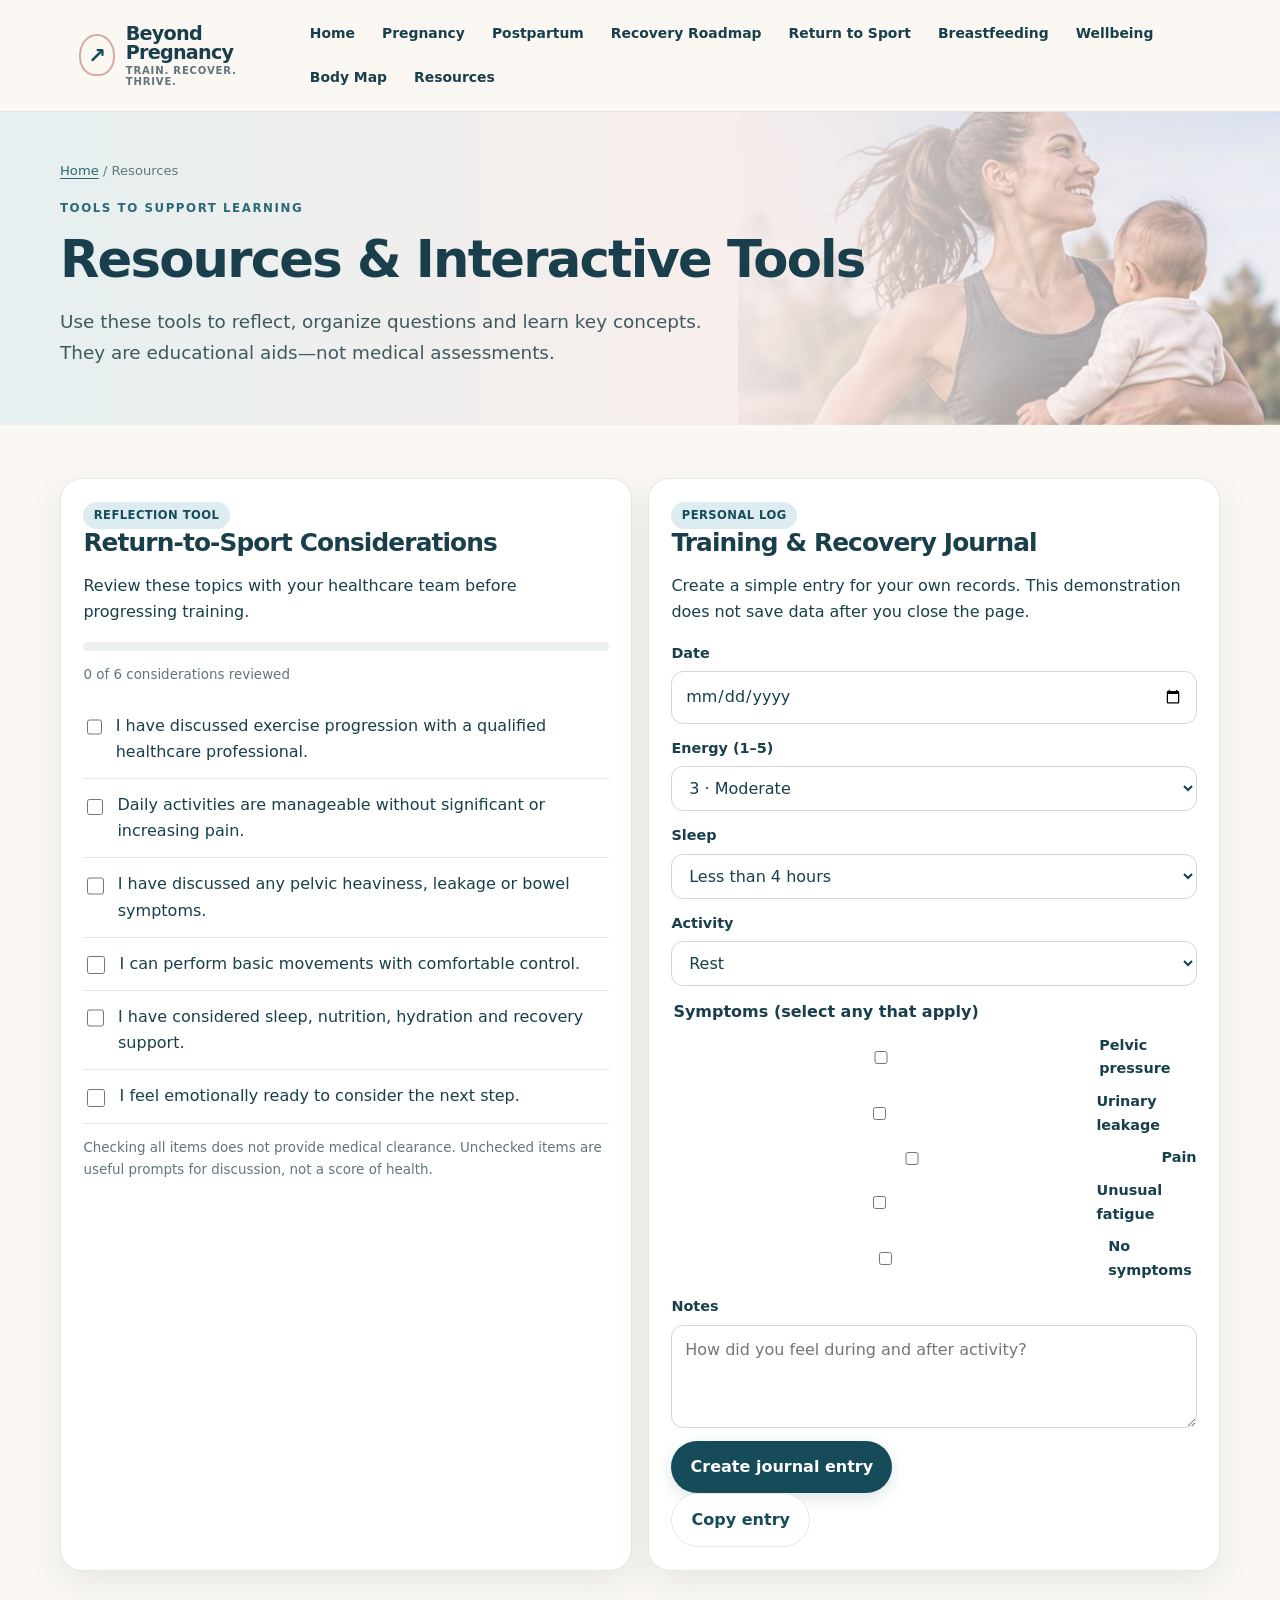
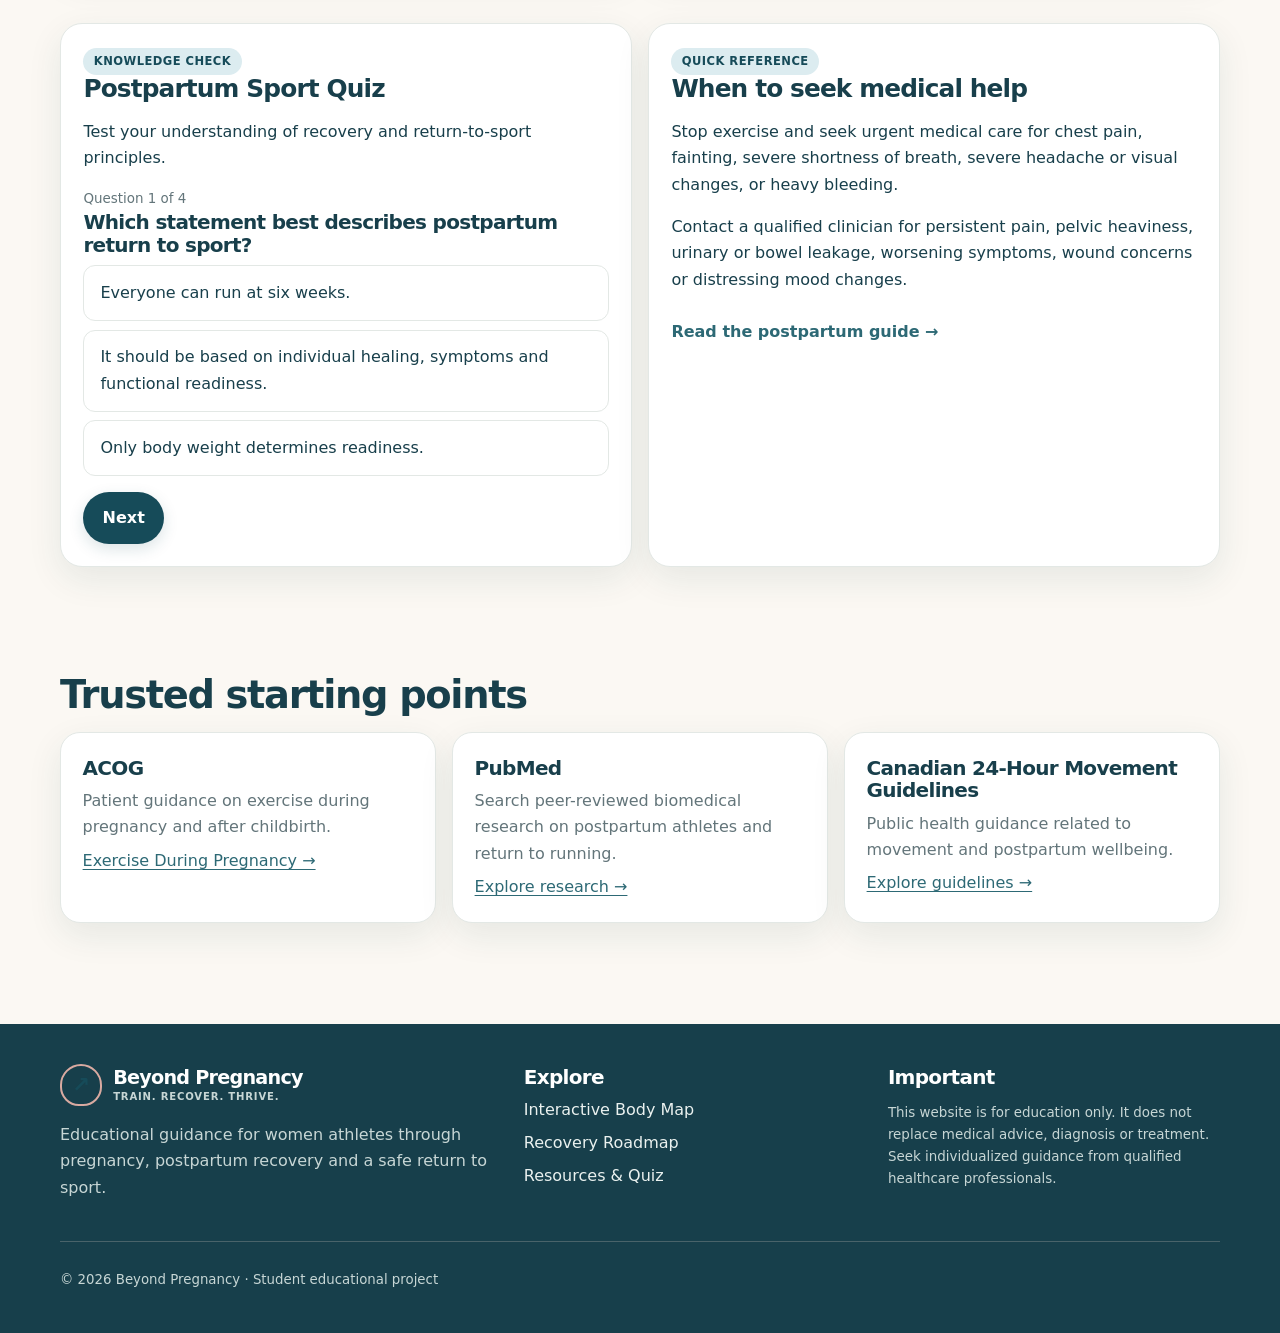
<file: pages/resources.html>
<!doctype html>
<html lang="en"><head><meta charset="utf-8"><meta name="viewport" content="width=device-width, initial-scale=1">
<meta name="description" content="Evidence-informed educational guidance for women athletes navigating pregnancy, postpartum recovery and a return to sport.">
<title>Resources | Beyond Pregnancy</title><link rel="stylesheet" href="../css/style.css" onerror="this.href='css/style.css'">
<script defer src="../js/main.js" onerror="this.src='js/main.js'"></script></head>
<body><a class="skip-link" href="#main">Skip to content</a>
<header class="site-header"><div class="header-inner"><a class="brand" href="../index.html"><span class="brand-mark">↗</span><span>Beyond Pregnancy<small>TRAIN. RECOVER. THRIVE.</small></span></a>
<button class="menu-toggle" aria-expanded="false" aria-label="Toggle navigation">☰</button><nav class="nav" aria-label="Main navigation">
<a href="../index.html">Home</a><a href="pregnancy.html">Pregnancy</a><a href="postpartum.html">Postpartum</a><a href="recovery-roadmap.html">Recovery Roadmap</a><a href="return-to-sport.html">Return to Sport</a><a href="breastfeeding.html">Breastfeeding</a><a href="wellbeing.html">Wellbeing</a><a href="body-map.html">Body Map</a><a href="resources.html">Resources</a>
</nav></div></header>

<main id="main"><section class="page-hero"><div class="container"><div class="breadcrumb"><a href="../index.html">Home</a> / Resources</div><span class="eyebrow">Tools to support learning</span><h1>Resources & Interactive Tools</h1><p class="lead">Use these tools to reflect, organize questions and learn key concepts. They are educational aids—not medical assessments.</p></div></section>
<section class="section"><div class="container grid grid-2">
<div class="tool-panel"><span class="pill">Reflection tool</span><h2>Return-to-Sport Considerations</h2><p>Review these topics with your healthcare team before progressing training.</p><div class="progress"><span id="check-progress"></span></div><p class="small" id="check-count" aria-live="polite"></p>
<label class="check-row"><input type="checkbox" data-readiness><span>I have discussed exercise progression with a qualified healthcare professional.</span></label>
<label class="check-row"><input type="checkbox" data-readiness><span>Daily activities are manageable without significant or increasing pain.</span></label>
<label class="check-row"><input type="checkbox" data-readiness><span>I have discussed any pelvic heaviness, leakage or bowel symptoms.</span></label>
<label class="check-row"><input type="checkbox" data-readiness><span>I can perform basic movements with comfortable control.</span></label>
<label class="check-row"><input type="checkbox" data-readiness><span>I have considered sleep, nutrition, hydration and recovery support.</span></label>
<label class="check-row"><input type="checkbox" data-readiness><span>I feel emotionally ready to consider the next step.</span></label>
<p class="small">Checking all items does not provide medical clearance. Unchecked items are useful prompts for discussion, not a score of health.</p></div>
<div class="tool-panel"><span class="pill">Personal log</span><h2>Training & Recovery Journal</h2><p>Create a simple entry for your own records. This demonstration does not save data after you close the page.</p>
<form id="journal-form"><div class="field"><label for="jdate">Date</label><input id="jdate" name="date" type="date"></div>
<div class="field"><label for="energy">Energy (1–5)</label><select id="energy" name="energy"><option value="1">1 · Very low</option><option value="2">2 · Low</option><option value="3" selected>3 · Moderate</option><option value="4">4 · Good</option><option value="5">5 · Excellent</option></select></div>
<div class="field"><label for="sleep">Sleep</label><select id="sleep" name="sleep"><option>Less than 4 hours</option><option>4–6 hours</option><option>6–8 hours</option><option>More than 8 hours</option></select></div>
<div class="field"><label for="activity">Activity</label><select id="activity" name="activity"><option>Rest</option><option>Walking</option><option>Mobility</option><option>Strength training</option><option>Cardio</option><option>Sport-specific training</option></select></div>
<fieldset class="field"><legend>Symptoms (select any that apply)</legend><div class="radio-list"><label><input type="checkbox" name="symptoms" value="Pelvic pressure"> Pelvic pressure</label><label><input type="checkbox" name="symptoms" value="Urinary leakage"> Urinary leakage</label><label><input type="checkbox" name="symptoms" value="Pain"> Pain</label><label><input type="checkbox" name="symptoms" value="Unusual fatigue"> Unusual fatigue</label><label><input type="checkbox" name="symptoms" value="No symptoms"> No symptoms</label></div></fieldset>
<div class="field"><label for="notes">Notes</label><textarea id="notes" name="notes" rows="3" placeholder="How did you feel during and after activity?"></textarea></div><button class="button" type="submit">Create journal entry</button></form><pre id="journal-output" hidden style="white-space:pre-wrap;background:#f1f5f2;padding:1rem;border-radius:12px"></pre><button id="copy-journal" class="button secondary" hidden type="button">Copy entry</button></div>
</div></section>
<section class="section" style="padding-top:0"><div class="container grid grid-2"><div class="tool-panel"><span class="pill">Knowledge check</span><h2>Postpartum Sport Quiz</h2><p>Test your understanding of recovery and return-to-sport principles.</p><div class="metric"><span id="quiz-progress" class="small">Question 1</span></div><h3 id="quiz-question"></h3><div id="quiz-options"></div><p id="quiz-feedback" aria-live="polite"></p><button class="button" id="quiz-next" hidden>Next</button></div>
<div class="tool-panel"><span class="pill">Quick reference</span><h2>When to seek medical help</h2><p>Stop exercise and seek urgent medical care for chest pain, fainting, severe shortness of breath, severe headache or visual changes, or heavy bleeding.</p><p>Contact a qualified clinician for persistent pain, pelvic heaviness, urinary or bowel leakage, worsening symptoms, wound concerns or distressing mood changes.</p><a class="card-link" href="postpartum.html">Read the postpartum guide →</a></div></div></section>
<section class="section"><div class="container"><h2>Trusted starting points</h2><div class="grid grid-3">
<article class="card"><h3>ACOG</h3><p>Patient guidance on exercise during pregnancy and after childbirth.</p><a href="https://www.acog.org/womens-health/faqs/exercise-during-pregnancy" target="_blank" rel="noopener">Exercise During Pregnancy →</a></article>
<article class="card"><h3>PubMed</h3><p>Search peer-reviewed biomedical research on postpartum athletes and return to running.</p><a href="https://pubmed.ncbi.nlm.nih.gov/?term=postpartum+return+to+running+athletes" target="_blank" rel="noopener">Explore research →</a></article>
<article class="card"><h3>Canadian 24-Hour Movement Guidelines</h3><p>Public health guidance related to movement and postpartum wellbeing.</p><a href="https://csepguidelines.ca/" target="_blank" rel="noopener">Explore guidelines →</a></article>
</div></div></section></main>
<footer class="site-footer"><div class="container footer-grid"><div><a class="brand" style="color:white" href="../index.html"><span class="brand-mark">↗</span><span>Beyond Pregnancy<small>TRAIN. RECOVER. THRIVE.</small></span></a><p>Educational guidance for women athletes through pregnancy, postpartum recovery and a safe return to sport.</p></div><div><h3 style="color:white">Explore</h3><div class="footer-links"><a href="../pages/body-map.html">Interactive Body Map</a><a href="../pages/recovery-roadmap.html">Recovery Roadmap</a><a href="../pages/resources.html">Resources & Quiz</a></div></div><div><h3 style="color:white">Important</h3><p class="small">This website is for education only. It does not replace medical advice, diagnosis or treatment. Seek individualized guidance from qualified healthcare professionals.</p></div></div><div class="container"><hr style="border-color:#49636a"><small>© <span data-year></span> Beyond Pregnancy · Student educational project</small></div></footer><script defer src="../js/recovery-tools.js"></script><script defer src="../js/quiz.js"></script></body></html>
</file>
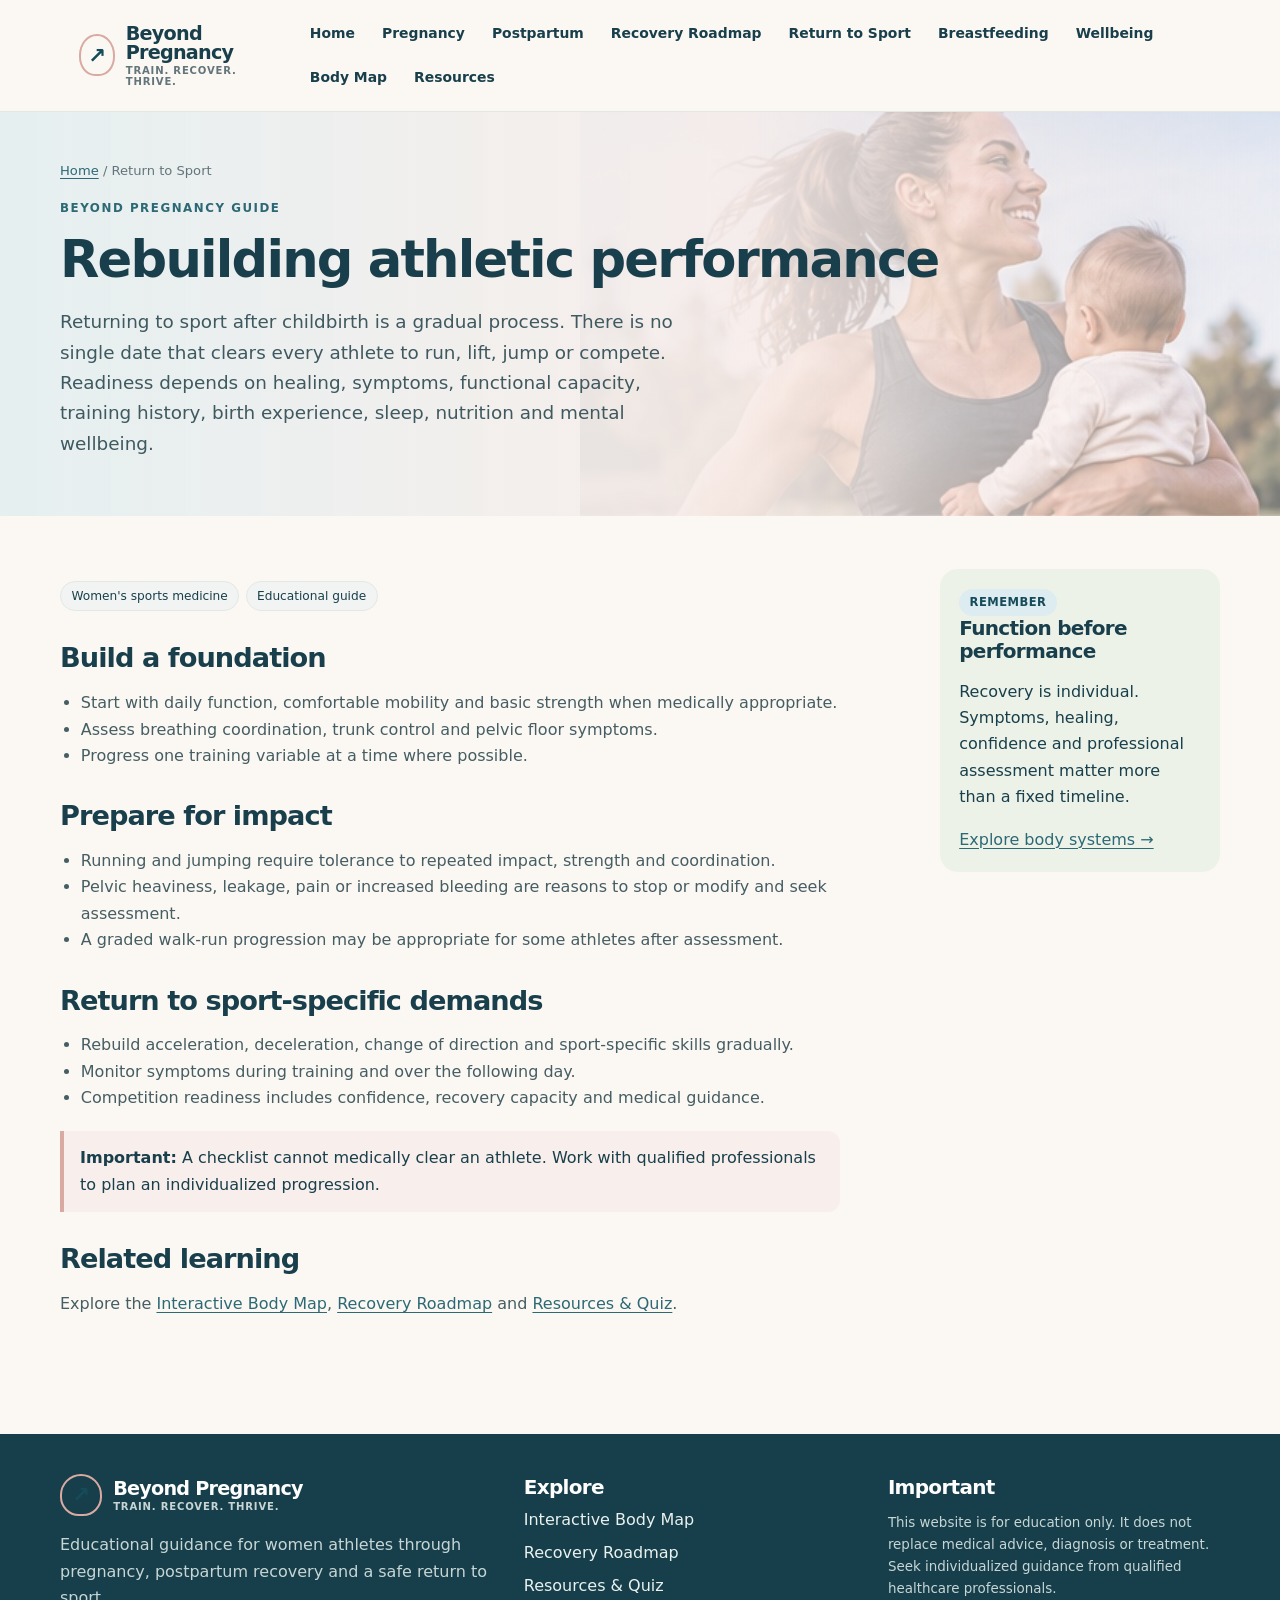
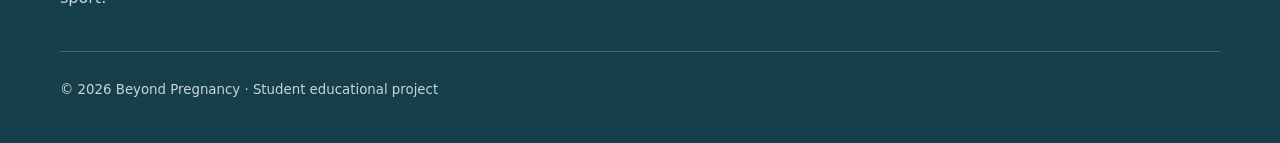
<file: pages/return-to-sport.html>
<!doctype html>
<html lang="en"><head><meta charset="utf-8"><meta name="viewport" content="width=device-width, initial-scale=1">
<meta name="description" content="Evidence-informed educational guidance for women athletes navigating pregnancy, postpartum recovery and a return to sport.">
<title>Rebuilding athletic performance | Beyond Pregnancy</title><link rel="stylesheet" href="../css/style.css" onerror="this.href='css/style.css'">
<script defer src="../js/main.js" onerror="this.src='js/main.js'"></script></head>
<body><a class="skip-link" href="#main">Skip to content</a>
<header class="site-header"><div class="header-inner"><a class="brand" href="../index.html"><span class="brand-mark">↗</span><span>Beyond Pregnancy<small>TRAIN. RECOVER. THRIVE.</small></span></a>
<button class="menu-toggle" aria-expanded="false" aria-label="Toggle navigation">☰</button><nav class="nav" aria-label="Main navigation">
<a href="../index.html">Home</a><a href="pregnancy.html">Pregnancy</a><a href="postpartum.html">Postpartum</a><a href="recovery-roadmap.html">Recovery Roadmap</a><a href="return-to-sport.html">Return to Sport</a><a href="breastfeeding.html">Breastfeeding</a><a href="wellbeing.html">Wellbeing</a><a href="body-map.html">Body Map</a><a href="resources.html">Resources</a>
</nav></div></header>
<main id="main"><section class="page-hero"><div class="container"><div class="breadcrumb"><a href="../index.html">Home</a> / Return to Sport</div><span class="eyebrow">Beyond Pregnancy guide</span><h1>Rebuilding athletic performance</h1><p class="lead">Returning to sport after childbirth is a gradual process. There is no single date that clears every athlete to run, lift, jump or compete. Readiness depends on healing, symptoms, functional capacity, training history, birth experience, sleep, nutrition and mental wellbeing.</p></div></section>
<section class="section"><div class="container content-layout"><article class="prose"><div class="tag-list"><span class="tag">Women's sports medicine</span><span class="tag">Educational guide</span></div><h2>Build a foundation</h2><ul><li>Start with daily function, comfortable mobility and basic strength when medically appropriate.</li><li>Assess breathing coordination, trunk control and pelvic floor symptoms.</li><li>Progress one training variable at a time where possible.</li></ul><h2>Prepare for impact</h2><ul><li>Running and jumping require tolerance to repeated impact, strength and coordination.</li><li>Pelvic heaviness, leakage, pain or increased bleeding are reasons to stop or modify and seek assessment.</li><li>A graded walk-run progression may be appropriate for some athletes after assessment.</li></ul><h2>Return to sport-specific demands</h2><ul><li>Rebuild acceleration, deceleration, change of direction and sport-specific skills gradually.</li><li>Monitor symptoms during training and over the following day.</li><li>Competition readiness includes confidence, recovery capacity and medical guidance.</li></ul><div class="note"><strong>Important:</strong> A checklist cannot medically clear an athlete. Work with qualified professionals to plan an individualized progression.</div><h2>Related learning</h2><p>Explore the <a href="body-map.html">Interactive Body Map</a>, <a href="recovery-roadmap.html">Recovery Roadmap</a> and <a href="resources.html">Resources & Quiz</a>.</p></article>
<aside class="side-note"><span class="pill">Remember</span><h3>Function before performance</h3><p>Recovery is individual. Symptoms, healing, confidence and professional assessment matter more than a fixed timeline.</p><a href="body-map.html">Explore body systems →</a></aside></div></section></main>
<footer class="site-footer"><div class="container footer-grid"><div><a class="brand" style="color:white" href="../index.html"><span class="brand-mark">↗</span><span>Beyond Pregnancy<small>TRAIN. RECOVER. THRIVE.</small></span></a><p>Educational guidance for women athletes through pregnancy, postpartum recovery and a safe return to sport.</p></div><div><h3 style="color:white">Explore</h3><div class="footer-links"><a href="../pages/body-map.html">Interactive Body Map</a><a href="../pages/recovery-roadmap.html">Recovery Roadmap</a><a href="../pages/resources.html">Resources & Quiz</a></div></div><div><h3 style="color:white">Important</h3><p class="small">This website is for education only. It does not replace medical advice, diagnosis or treatment. Seek individualized guidance from qualified healthcare professionals.</p></div></div><div class="container"><hr style="border-color:#49636a"><small>© <span data-year></span> Beyond Pregnancy · Student educational project</small></div></footer></body></html>
</file>
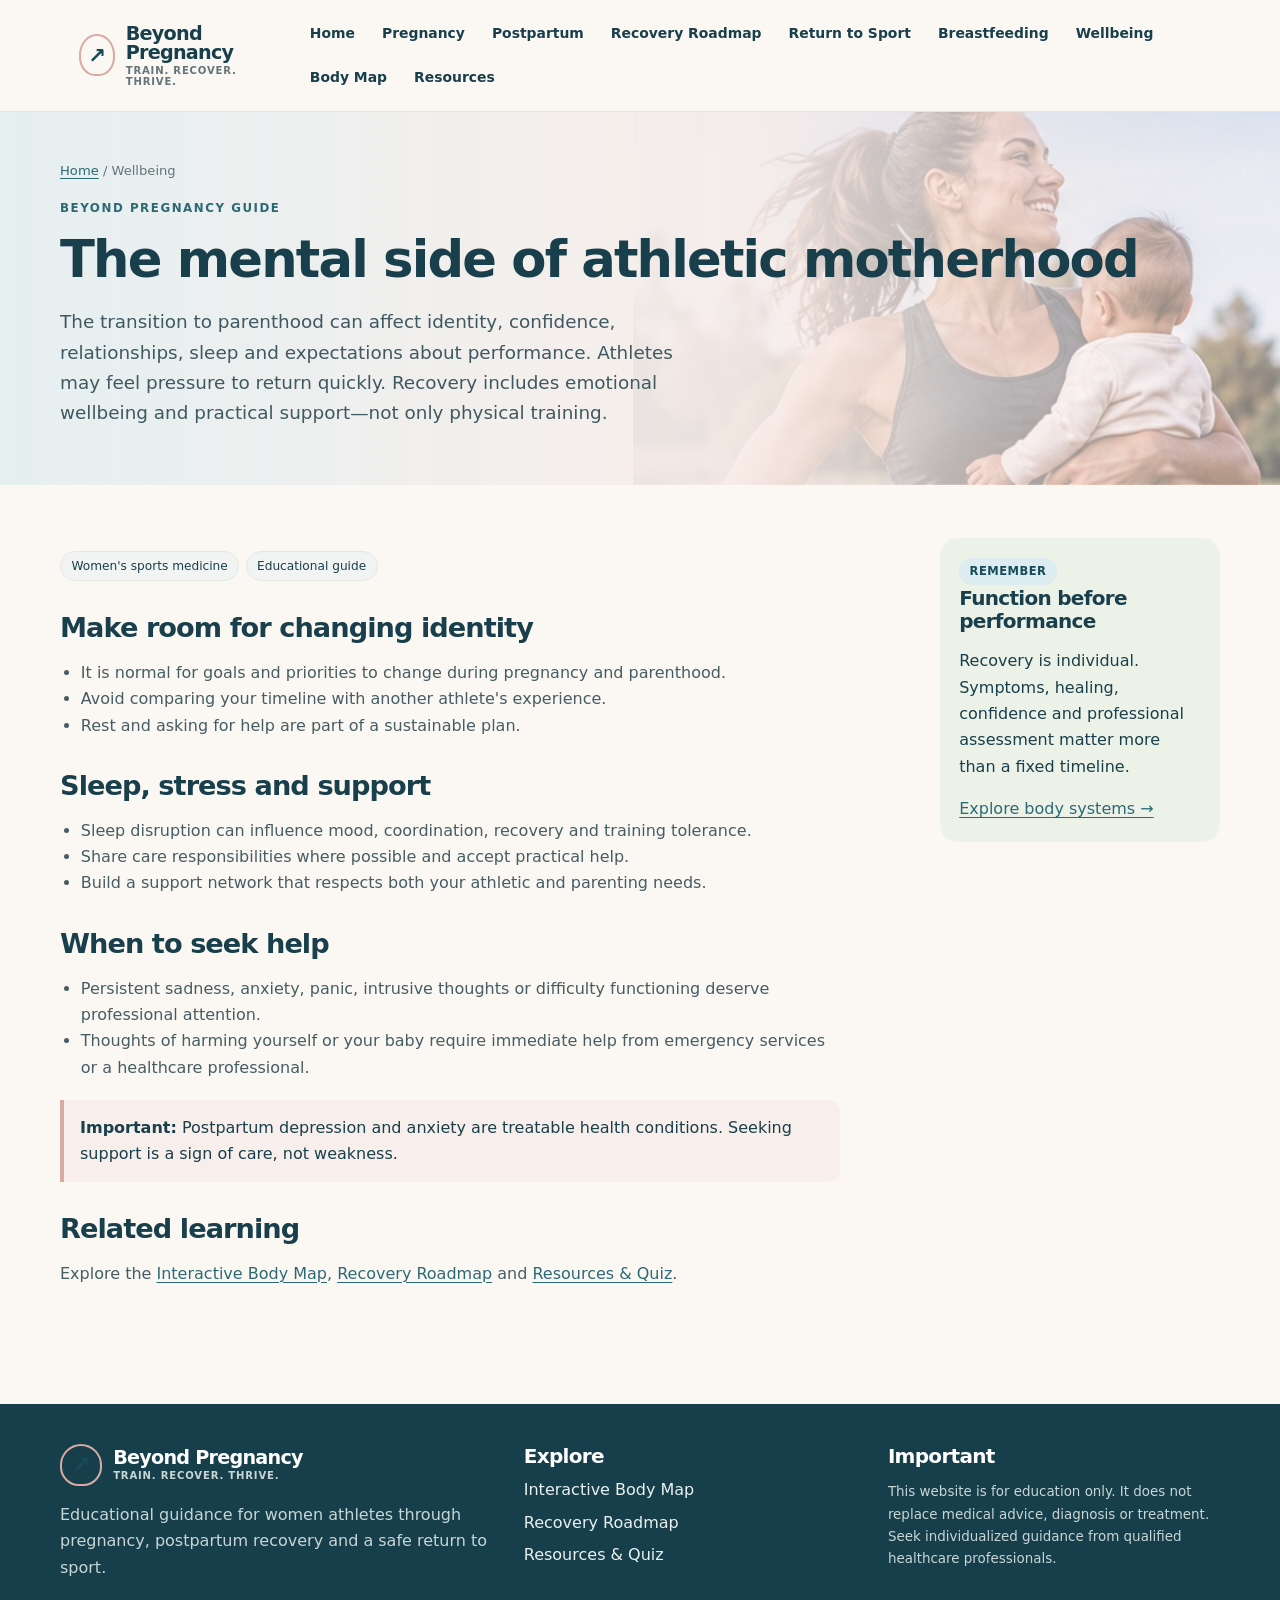
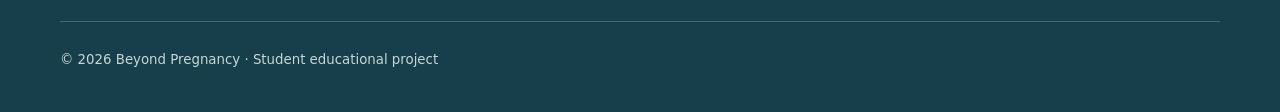
<file: pages/wellbeing.html>
<!doctype html>
<html lang="en"><head><meta charset="utf-8"><meta name="viewport" content="width=device-width, initial-scale=1">
<meta name="description" content="Evidence-informed educational guidance for women athletes navigating pregnancy, postpartum recovery and a return to sport.">
<title>The mental side of athletic motherhood | Beyond Pregnancy</title><link rel="stylesheet" href="../css/style.css" onerror="this.href='css/style.css'">
<script defer src="../js/main.js" onerror="this.src='js/main.js'"></script></head>
<body><a class="skip-link" href="#main">Skip to content</a>
<header class="site-header"><div class="header-inner"><a class="brand" href="../index.html"><span class="brand-mark">↗</span><span>Beyond Pregnancy<small>TRAIN. RECOVER. THRIVE.</small></span></a>
<button class="menu-toggle" aria-expanded="false" aria-label="Toggle navigation">☰</button><nav class="nav" aria-label="Main navigation">
<a href="../index.html">Home</a><a href="pregnancy.html">Pregnancy</a><a href="postpartum.html">Postpartum</a><a href="recovery-roadmap.html">Recovery Roadmap</a><a href="return-to-sport.html">Return to Sport</a><a href="breastfeeding.html">Breastfeeding</a><a href="wellbeing.html">Wellbeing</a><a href="body-map.html">Body Map</a><a href="resources.html">Resources</a>
</nav></div></header>
<main id="main"><section class="page-hero"><div class="container"><div class="breadcrumb"><a href="../index.html">Home</a> / Wellbeing</div><span class="eyebrow">Beyond Pregnancy guide</span><h1>The mental side of athletic motherhood</h1><p class="lead">The transition to parenthood can affect identity, confidence, relationships, sleep and expectations about performance. Athletes may feel pressure to return quickly. Recovery includes emotional wellbeing and practical support—not only physical training.</p></div></section>
<section class="section"><div class="container content-layout"><article class="prose"><div class="tag-list"><span class="tag">Women's sports medicine</span><span class="tag">Educational guide</span></div><h2>Make room for changing identity</h2><ul><li>It is normal for goals and priorities to change during pregnancy and parenthood.</li><li>Avoid comparing your timeline with another athlete's experience.</li><li>Rest and asking for help are part of a sustainable plan.</li></ul><h2>Sleep, stress and support</h2><ul><li>Sleep disruption can influence mood, coordination, recovery and training tolerance.</li><li>Share care responsibilities where possible and accept practical help.</li><li>Build a support network that respects both your athletic and parenting needs.</li></ul><h2>When to seek help</h2><ul><li>Persistent sadness, anxiety, panic, intrusive thoughts or difficulty functioning deserve professional attention.</li><li>Thoughts of harming yourself or your baby require immediate help from emergency services or a healthcare professional.</li></ul><div class="note"><strong>Important:</strong> Postpartum depression and anxiety are treatable health conditions. Seeking support is a sign of care, not weakness.</div><h2>Related learning</h2><p>Explore the <a href="body-map.html">Interactive Body Map</a>, <a href="recovery-roadmap.html">Recovery Roadmap</a> and <a href="resources.html">Resources & Quiz</a>.</p></article>
<aside class="side-note"><span class="pill">Remember</span><h3>Function before performance</h3><p>Recovery is individual. Symptoms, healing, confidence and professional assessment matter more than a fixed timeline.</p><a href="body-map.html">Explore body systems →</a></aside></div></section></main>
<footer class="site-footer"><div class="container footer-grid"><div><a class="brand" style="color:white" href="../index.html"><span class="brand-mark">↗</span><span>Beyond Pregnancy<small>TRAIN. RECOVER. THRIVE.</small></span></a><p>Educational guidance for women athletes through pregnancy, postpartum recovery and a safe return to sport.</p></div><div><h3 style="color:white">Explore</h3><div class="footer-links"><a href="../pages/body-map.html">Interactive Body Map</a><a href="../pages/recovery-roadmap.html">Recovery Roadmap</a><a href="../pages/resources.html">Resources & Quiz</a></div></div><div><h3 style="color:white">Important</h3><p class="small">This website is for education only. It does not replace medical advice, diagnosis or treatment. Seek individualized guidance from qualified healthcare professionals.</p></div></div><div class="container"><hr style="border-color:#49636a"><small>© <span data-year></span> Beyond Pregnancy · Student educational project</small></div></footer></body></html>
</file>
<file: css/style.css>
:root{
 --ink:#183f4b;--deep:#164b59;--teal:#2d6975;--sage:#a9bca7;--sage-light:#edf2e9;
 --rose:#d9aaa1;--rose-light:#f8eeeb;--sky:#dcecf0;--cream:#fbf8f3;--paper:#fff;
 --muted:#63757a;--line:#e3e8e5;--shadow:0 12px 35px rgba(25,61,69,.09);
 --radius:20px;--max:1160px
}
*{box-sizing:border-box}
html{scroll-behavior:smooth}
body{margin:0;background:var(--cream);color:var(--ink);font-family:Inter,ui-sans-serif,system-ui,-apple-system,"Segoe UI",sans-serif;line-height:1.65}
a{color:var(--teal);text-decoration-thickness:1px;text-underline-offset:3px}
a:hover{color:#0d3540}
img{max-width:100%;display:block}
button,input,select,textarea{font:inherit}
button,.button{cursor:pointer}
.skip-link{position:absolute;left:-9999px;top:0;background:white;padding:1rem;z-index:99}
.skip-link:focus{left:1rem}
.site-header{position:sticky;top:0;z-index:20;background:rgba(251,248,243,.96);backdrop-filter:blur(12px);border-bottom:1px solid var(--line)}
.header-inner{max-width:var(--max);margin:auto;padding:.8rem 1.2rem;display:flex;align-items:center;justify-content:space-between;gap:1rem}
.brand{display:flex;align-items:center;gap:.7rem;text-decoration:none;color:var(--ink);font-weight:850;letter-spacing:-.04em;font-size:1.2rem;line-height:1}
.brand-mark{width:42px;height:42px;border-radius:50% 50% 45% 45%;background:var(--sky);display:grid;place-items:center;color:var(--deep);font-size:1.35rem}
.brand small{display:block;font-size:.63rem;letter-spacing:.08em;color:var(--muted);font-weight:650;margin-top:.25rem}
.nav{display:flex;align-items:center;gap:.25rem;flex-wrap:wrap}
.nav a{padding:.55rem .72rem;border-radius:999px;text-decoration:none;font-size:.87rem;font-weight:650;color:var(--ink)}
.nav a:hover,.nav a[aria-current="page"]{background:var(--deep);color:white}
.menu-toggle{display:none;background:white;border:1px solid var(--line);border-radius:12px;padding:.5rem .7rem;color:var(--ink)}
.container{width:min(var(--max),calc(100% - 2.2rem));margin-inline:auto}
.hero{padding:3.7rem 0 3rem;background:linear-gradient(115deg,#e5eff0 0%,#f8eeeb 62%,#f4e7dc 100%);overflow:hidden}
.hero-grid{display:grid;grid-template-columns:1.05fr .95fr;gap:2rem;align-items:center}
.eyebrow{text-transform:uppercase;letter-spacing:.13em;font-size:.74rem;font-weight:800;color:var(--teal)}
h1,h2,h3{line-height:1.13;letter-spacing:-.035em;color:var(--ink)}
h1{font-size:clamp(2.5rem,5vw,4.6rem);margin:.65rem 0 1rem}
h2{font-size:clamp(1.8rem,3vw,2.5rem);margin:0 0 1rem}
h3{font-size:1.25rem;margin:.1rem 0 .55rem}
.lead{font-size:1.15rem;color:#3f5960;max-width:650px}
.hero-art{min-height:310px;border-radius:28px;background:radial-gradient(circle at 70% 25%,#fff 0 7%,transparent 8%),linear-gradient(145deg,#9fb7ad,#d9aaa1);position:relative;overflow:hidden;display:grid;place-items:center}
.hero-art:before{display:none;/* replaced by photography */
content:"";position:absolute;width:220px;height:270px;border-radius:48% 48% 38% 38%;background:#f4d9c9;bottom:-50px;left:24%;transform:rotate(-7deg);box-shadow:100px -30px 0 -28px #f2c9b6}
.hero-art:after{display:none;/* replaced by photography */
content:"";position:absolute;width:125px;height:155px;border-radius:48% 48% 45% 45%;background:#f7e6d8;bottom:8px;right:18%;box-shadow:inset 0 22px 0 #6d4b42}
.hero-quote{position:absolute;right:1.2rem;top:1.2rem;max-width:170px;text-align:right;font-family:Georgia,serif;font-style:italic;font-size:1.15rem;color:#164b59;font-weight:600;}
.hero-art img{position:absolute;inset:0;width:100%;height:100%;object-fit:cover;object-position:center 38%;border-radius:inherit}.hero-caption{position:absolute;bottom:1rem;left:1rem;background:rgba(255,255,255,.8);padding:.5rem .8rem;border-radius:999px;font-size:.75rem;font-weight:700}
.button{display:inline-flex;align-items:center;justify-content:center;gap:.5rem;border:0;border-radius:999px;background:var(--deep);color:white;padding:.8rem 1.2rem;font-weight:750;text-decoration:none;box-shadow:0 5px 15px rgba(22,75,89,.15)}
.button:hover{background:#0e3945;color:white;transform:translateY(-1px)}
.button.secondary{background:white;color:var(--deep);border:1px solid var(--line);box-shadow:none}
.button.soft{background:var(--sage-light);color:var(--ink);box-shadow:none}
.button-row{display:flex;gap:.7rem;flex-wrap:wrap;margin-top:1.4rem}
.section{padding:3.3rem 0}
.section-head{display:flex;justify-content:space-between;align-items:end;gap:1rem;margin-bottom:1.3rem}
.section-head p{max-width:600px;color:var(--muted);margin:0}
.grid{display:grid;gap:1rem}
.grid-3{grid-template-columns:repeat(3,1fr)}
.grid-2{grid-template-columns:repeat(2,1fr)}
.card{background:white;border:1px solid var(--line);border-radius:var(--radius);padding:1.35rem;box-shadow:var(--shadow)}
.card p{color:var(--muted);margin:.45rem 0}
.card-icon{width:48px;height:48px;border-radius:16px;background:var(--sky);display:grid;place-items:center;font-size:1.5rem;margin-bottom:1rem}
.card:nth-child(3n+2) .card-icon{background:var(--rose-light)}
.card:nth-child(3n) .card-icon{background:var(--sage-light)}
.card-link{display:inline-flex;gap:.4rem;align-items:center;font-weight:750;text-decoration:none;margin-top:.6rem}
.pill{display:inline-flex;background:var(--sky);color:var(--deep);border-radius:999px;padding:.25rem .65rem;font-size:.72rem;font-weight:800;letter-spacing:.04em;text-transform:uppercase}
.callout{background:linear-gradient(90deg,#f8e8df,#f7eee8);color:var(--ink);border-radius:24px;padding:1rem 1.5rem 1rem 0;display:flex;justify-content:space-between;align-items:center;gap:1.5rem;overflow:hidden}.callout h2,.callout p{color:var(--ink)}.callout-image{width:30%;align-self:stretch;object-fit:cover;min-height:120px;border-radius:16px;margin:-1rem 0 -1rem 0}
.callout p{opacity:.85;margin:0}
.page-hero{padding:3rem 0 2.4rem;background:linear-gradient(90deg,rgba(229,239,240,.98) 0%,rgba(248,238,235,.94) 58%,rgba(248,238,235,.45) 100%),url("../images/hero/mother-athlete-baby.jpg") right center/auto 100% no-repeat}
.page-hero h1{font-size:clamp(2.3rem,4vw,3.6rem)}
.breadcrumb{font-size:.82rem;color:var(--muted);margin-bottom:.8rem}
.content-layout{display:grid;grid-template-columns:minmax(0,1fr) 280px;gap:2rem;align-items:start}
.prose{max-width:780px}
.prose p,.prose li{color:#455d63}
.prose h2{font-size:1.7rem;margin-top:2rem}
.prose h3{margin-top:1.4rem}
.prose ul{padding-left:1.3rem}
.side-note{background:var(--sage-light);border-radius:18px;padding:1.2rem;position:sticky;top:100px}
.note{border-left:4px solid var(--rose);padding:.9rem 1rem;background:var(--rose-light);border-radius:0 12px 12px 0;margin:1.2rem 0}
.disclaimer{font-size:.84rem;color:var(--muted);background:#f0f2ef;border-radius:14px;padding:1rem}
.tag-list{display:flex;gap:.4rem;flex-wrap:wrap;margin:.8rem 0}
.tag{font-size:.76rem;background:#f1f4f2;border:1px solid var(--line);border-radius:999px;padding:.25rem .65rem}
.tool-panel{background:white;border:1px solid var(--line);border-radius:22px;padding:1.4rem;box-shadow:var(--shadow)}
.tool-panel h2{font-size:1.55rem}
.progress{height:9px;background:#edf1ee;border-radius:999px;overflow:hidden}
.progress span{height:100%;display:block;background:#6d9b82;width:0;transition:width .2s}
.check-row{display:flex;gap:.7rem;align-items:flex-start;padding:.8rem 0;border-bottom:1px solid var(--line)}
.check-row:last-child{border:0}
.check-row input{margin-top:.35rem;accent-color:var(--teal);width:18px;height:18px}
.field{display:grid;gap:.35rem;margin:.8rem 0}
.field label{font-weight:750;font-size:.9rem}
.field input,.field select,.field textarea{border:1px solid #cfd9d5;border-radius:12px;padding:.7rem .8rem;background:white;color:var(--ink);width:100%}
fieldset{border:0;padding:0;margin:0}
fieldset legend{font-weight:800;margin-bottom:.5rem}
.radio-list{display:grid;gap:.55rem}
.radio-list label{display:flex;gap:.6rem;align-items:center}
.radio-list input{accent-color:var(--teal)}
.bodymap-layout{display:grid;grid-template-columns:minmax(270px,.9fr) 1.1fr;gap:1.5rem;align-items:start}
.bodymap-figure{background:linear-gradient(160deg,#eef4f1,#f9efec);border-radius:22px;padding:1rem;min-height:520px;display:grid;place-items:center}
.bodymap-figure svg{width:100%;max-height:540px}
.hotspot{fill:#d9aaa1;stroke:#fff;stroke-width:3;cursor:pointer;transition:.2s}
.hotspot:hover,.hotspot.active{fill:#1e6977;stroke:#f5d8d1;stroke-width:5}
.anatomy-shape{fill:#e7c7b9;stroke:#a77e74;stroke-width:2}
.anatomy-detail{fill:none;stroke:#ad8278;stroke-width:2;stroke-linecap:round}
.bodymap-buttons{display:flex;gap:.45rem;flex-wrap:wrap;margin:.8rem 0}
.bodymap-buttons button,.stage-tabs button,.tab-button{border:1px solid var(--line);background:white;border-radius:999px;padding:.55rem .8rem;color:var(--ink);font-weight:700}
.bodymap-buttons button.active,.stage-tabs button.active,.tab-button.active{background:var(--deep);color:white;border-color:var(--deep)}
.stage-tabs{display:flex;gap:.4rem;flex-wrap:wrap;margin:1rem 0}
.stage-tabs button{font-size:.82rem}
.info-list{padding-left:1.2rem;color:#455d63}
.metric{display:flex;justify-content:space-between;align-items:center;gap:1rem}
.small{font-size:.84rem;color:var(--muted)}
.quiz-option{display:block;width:100%;text-align:left;padding:.85rem 1rem;border:1px solid var(--line);background:white;border-radius:12px;margin:.55rem 0;color:var(--ink)}
.quiz-option:hover{border-color:var(--teal);background:#f3f8f6}
.quiz-option.correct{border-color:#579274;background:#edf6ef}
.quiz-option.incorrect{border-color:#c97e70;background:#fbefec}
.site-footer{background:#173f4b;color:#eaf1ef;padding:2.5rem 0;margin-top:3rem}
.footer-grid{display:grid;grid-template-columns:1.3fr 1fr 1fr;gap:2rem}
.site-footer a{color:#eaf1ef}
.site-footer p,.site-footer small{color:#c7d6d5}
.footer-links{display:grid;gap:.4rem}
.footer-links a{text-decoration:none}
hr{border:0;border-top:1px solid var(--line);margin:1.5rem 0}
@media(max-width:850px){
 .nav{display:none;position:absolute;top:68px;left:0;right:0;background:var(--cream);padding:1rem 1.2rem;border-bottom:1px solid var(--line);box-shadow:var(--shadow)}
 .nav.open{display:grid;grid-template-columns:repeat(2,1fr)}
 .menu-toggle{display:block}
 .hero-grid,.content-layout,.bodymap-layout{grid-template-columns:1fr}
 .hero-art{min-height:250px}
 .grid-3{grid-template-columns:repeat(2,1fr)}
 .side-note{position:static}
}
@media(max-width:580px){
 .grid-3,.grid-2,.footer-grid{grid-template-columns:1fr}
 .hero{padding:2.4rem 0}
 .section{padding:2.4rem 0}
 .callout{display:block;padding:1.4rem}
 .callout .button{margin-top:1rem}
 .bodymap-figure{min-height:390px}
}

/* Beyond Pregnancy visual refresh */
.anatomy-image-wrap{position:relative;width:min(100%,360px);aspect-ratio:360/610;max-height:540px;margin:auto}
.anatomy-image{position:absolute;inset:0;width:100%;height:100%;object-fit:contain;object-position:center}
.anatomy-image-wrap svg{position:absolute;inset:0;width:100%;height:100%;max-height:none;overflow:visible}
.hero-art{border-radius:24px;background:#dcecf0}
.hero-quote{/*background:rgba(255,255,255,.82);*/padding:.7rem .85rem;border-radius:14px;backdrop-filter:blur(2px);max-width:190px}
.brand-mark{background:transparent;border:2px solid var(--rose);font-weight:900}
.card{transition:transform .2s ease,box-shadow .2s ease}
.card:hover{transform:translateY(-3px);box-shadow:0 16px 38px rgba(25,61,69,.13)}
@media(max-width:580px){
 .page-hero{background:linear-gradient(90deg,rgba(229,239,240,.98),rgba(248,238,235,.9)),url("../images/hero/mother-athlete-baby.jpg") right center/auto 100% no-repeat}
 .callout{display:flex;flex-direction:column;align-items:stretch;padding:1rem}
 .callout-image{width:100%;height:140px;margin:0}
}

.roadmap-feature{display:grid;grid-template-columns:minmax(180px,300px) 1fr;align-items:center;gap:1.2rem;margin:0 0 1.2rem;background:#fff;border:1px solid var(--line);border-radius:20px;padding:.8rem;box-shadow:var(--shadow)}
.roadmap-feature img{width:100%;height:180px;object-fit:cover;border-radius:14px}
.roadmap-feature figcaption{font-size:.95rem;color:var(--muted);font-weight:650;padding:1rem}
@media(max-width:580px){.roadmap-feature{grid-template-columns:1fr}.roadmap-feature img{height:190px}}
</file>
